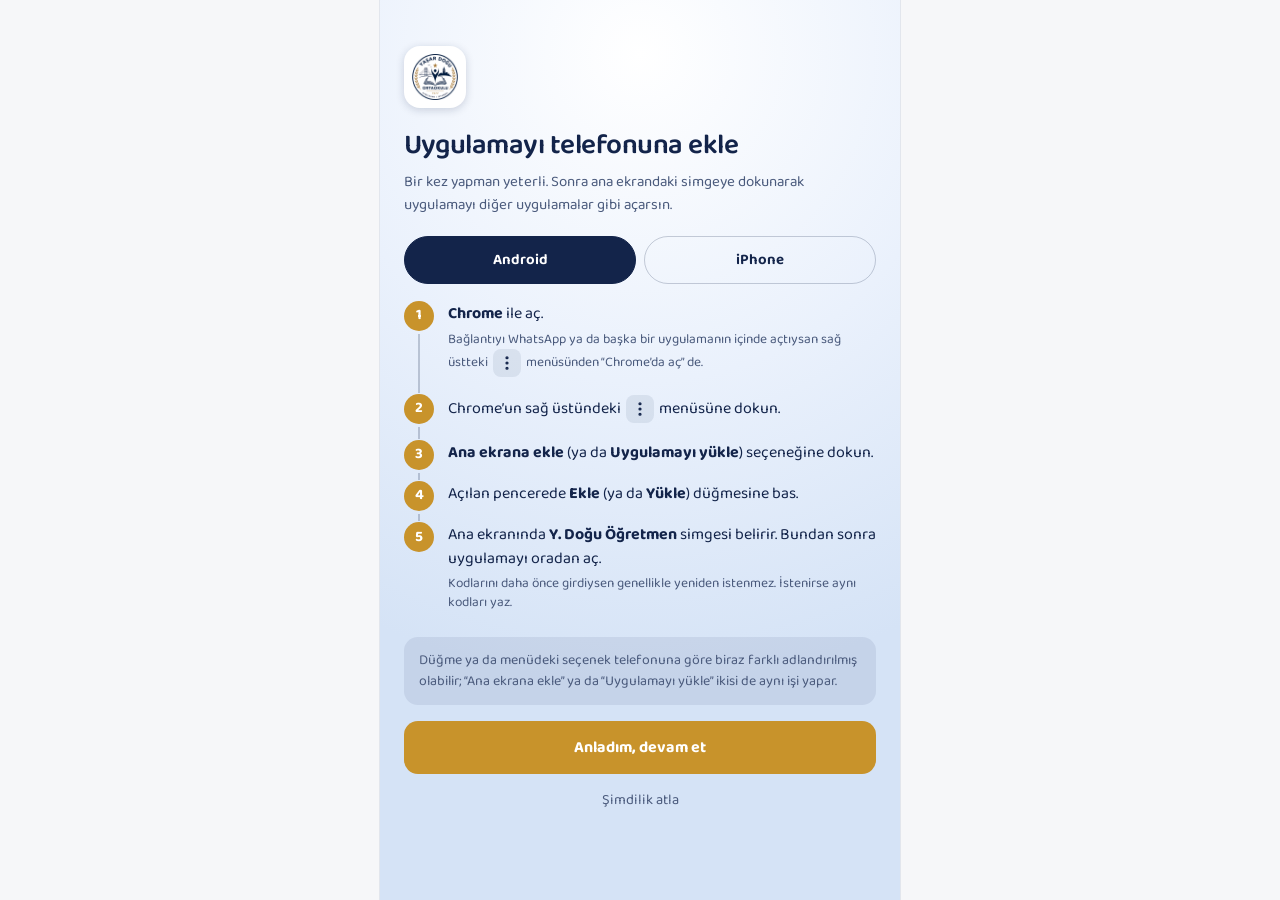
<file: index.html>
<!doctype html>
<html lang="tr"><head>
<meta charset="utf-8">
<meta name="viewport" content="width=device-width,initial-scale=1,viewport-fit=cover">
<meta name="theme-color" content="#13244A">
<meta name="apple-mobile-web-app-capable" content="yes">
<meta name="mobile-web-app-capable" content="yes">
<meta name="apple-mobile-web-app-status-bar-style" content="black-translucent">
<meta name="apple-mobile-web-app-title" content="Y. Doğu Öğretmen">
<meta name="robots" content="noindex,nofollow">
<title>Yaşar Doğu Öğretmen</title>
<link rel="manifest" href="manifest.webmanifest">
<link rel="apple-touch-icon" href="ikon/apple-180.png?v=2">
<link rel="icon" href="ikon/ikon-192.png?v=2">
<link rel="stylesheet" href="app.css">
<style id="splcss">
#spl{position:fixed;inset:0;z-index:99999;display:flex;flex-direction:column;align-items:center;justify-content:center;gap:0;padding:24px;text-align:center;color:#13244A;background:radial-gradient(120% 80% at 50% 18%,#FFFFFF 0,#EAF1FC 52%,#D5E3F6 100%);font-family:system-ui,-apple-system,"Segoe UI",Roboto,sans-serif;transition:opacity .45s ease,visibility .45s}
#spl.bit{opacity:0;visibility:hidden;pointer-events:none}
#spl .l3{position:relative;width:168px;height:168px;margin:0 auto 6px;animation:splN 2.8s ease-in-out infinite}
#spl .l3:before{content:"";position:absolute;left:6%;right:-4%;bottom:-14px;height:22px;border-radius:50%;background:radial-gradient(ellipse at center,rgba(11,31,63,.55) 0%,rgba(11,31,63,.28) 45%,rgba(11,31,63,0) 72%);filter:blur(3px)}
#spl .l3:after{content:"";position:absolute;inset:2px;border-radius:50%;pointer-events:none;z-index:2;background:radial-gradient(circle at 30% 22%,rgba(255,255,255,.20) 0%,rgba(255,255,255,0) 40%);box-shadow:inset 1.5px 2px 2px rgba(255,255,255,.7),inset -2px -3px 4px rgba(11,31,63,.30)}
#spl .l3 img{position:relative;z-index:1;width:100%;height:100%;object-fit:contain;display:block;filter:drop-shadow(1px 2px 1px rgba(11,31,63,.55)) drop-shadow(4px 8px 7px rgba(11,31,63,.38)) drop-shadow(10px 18px 16px rgba(11,31,63,.22))}
#spl h1{margin:36px 0 0;font-size:24px;font-weight:650;letter-spacing:-.3px;color:#13244A}
#spl p{margin:8px 0 0;font-size:16px;color:#4A5A7C;min-height:22px}
#spl small{margin-top:26px;font-size:12.5px;letter-spacing:.3px;color:#7C8AA6}
#spl .dt{display:flex;gap:7px;margin-top:26px}
#spl .dt i{width:7px;height:7px;border-radius:50%;background:#C8932B;opacity:.25;animation:splB 1.1s ease-in-out infinite}
#spl .dt i:nth-child(2){animation-delay:.18s}#spl .dt i:nth-child(3){animation-delay:.36s}
@keyframes splB{0%,100%{opacity:.25;transform:scale(.8)}40%{opacity:1;transform:scale(1.18)}}
@keyframes splN{0%,100%{transform:scale(1)}50%{transform:scale(1.03)}}
@media(prefers-color-scheme:dark){#spl{color:#fff;background:radial-gradient(120% 80% at 50% 25%,#1E3563 0,#13244A 55%,#0B1429 100%)}#spl h1{color:#fff}#spl p{color:#C9D3EA}#spl small{color:#8E9CBA}}
@media(prefers-reduced-motion:reduce){#spl .l3,#spl .dt i{animation:none}#spl .dt i{opacity:.7}}
</style>

</head><body>
<div id="spl" role="status" aria-live="polite" aria-label="Yükleniyor"><div class="l3"><img src="ikon/logo.png" alt="" width="168" height="168"></div><h1>Yaşar Doğu Öğretmen</h1><p id="splh">Hoş geldin</p><div class="dt" aria-hidden="true"><i></i><i></i><i></i></div></div>
<script src="acilis.js"></script>
<div class="phone" id="ph">
<div class="mini" id="mini"><b id="mb"></b><span id="ms"></span></div>
<div class="lock" id="lock"></div>
<div class="lock kap" id="kap"></div>
<div class="scr" id="scr"><div class="top" id="top"></div><div id="t0"></div><div id="t1" hidden></div><div id="t2" hidden></div><div id="t3" hidden></div><div id="t4" hidden></div></div>
<div class="shd" id="shd"></div><div class="sh" id="ns"></div><div class="sh" id="sh"></div>
<div class="cov" id="cov"></div><aside class="cek" id="cek" aria-label="Menü ve profil"></aside><div class="dtd" id="dtd"></div><div class="dt" id="dt" role="dialog" aria-modal="true" aria-label="Ayrıntı"></div>
<nav><button type="button" data-t="0" class="on"><svg viewBox="0 0 24 24"><circle cx="12" cy="12" r="8.5"/><path d="M12 7.5V12l3 2"/></svg>Bugün</button><button type="button" data-t="1"><svg viewBox="0 0 24 24"><circle cx="12" cy="8" r="3.8"/><path d="M4.5 20c1-3.8 3.9-5.6 7.5-5.6s6.5 1.8 7.5 5.6"/></svg>Programım</button><button type="button" data-t="2" id="nvw" style="display:none"><svg viewBox="0 0 24 24"><rect x="3.5" y="5" width="17" height="15.5" rx="3"/><path d="M8 3v4M16 3v4M3.5 10h17"/></svg>Takvim</button><button type="button" data-t="3" id="nvp" style="display:none"><svg viewBox="0 0 24 24"><path d="M5 4h11v16H7a2 2 0 0 1-2-2z"/><path d="M16 8h3v10a2 2 0 0 1-2 2M8.5 8.5h4M8.5 12h4"/></svg>Pano</button></nav>
</div>
<noscript><p style="padding:24px;font:16px system-ui">Bu uygulama JavaScript gerektirir.</p></noscript>
<script src="config.js"></script>
<script src="kilavuz.js"></script>
<script src="app.js"></script>
<script src="erisim.js"></script>
</body></html>
</file>
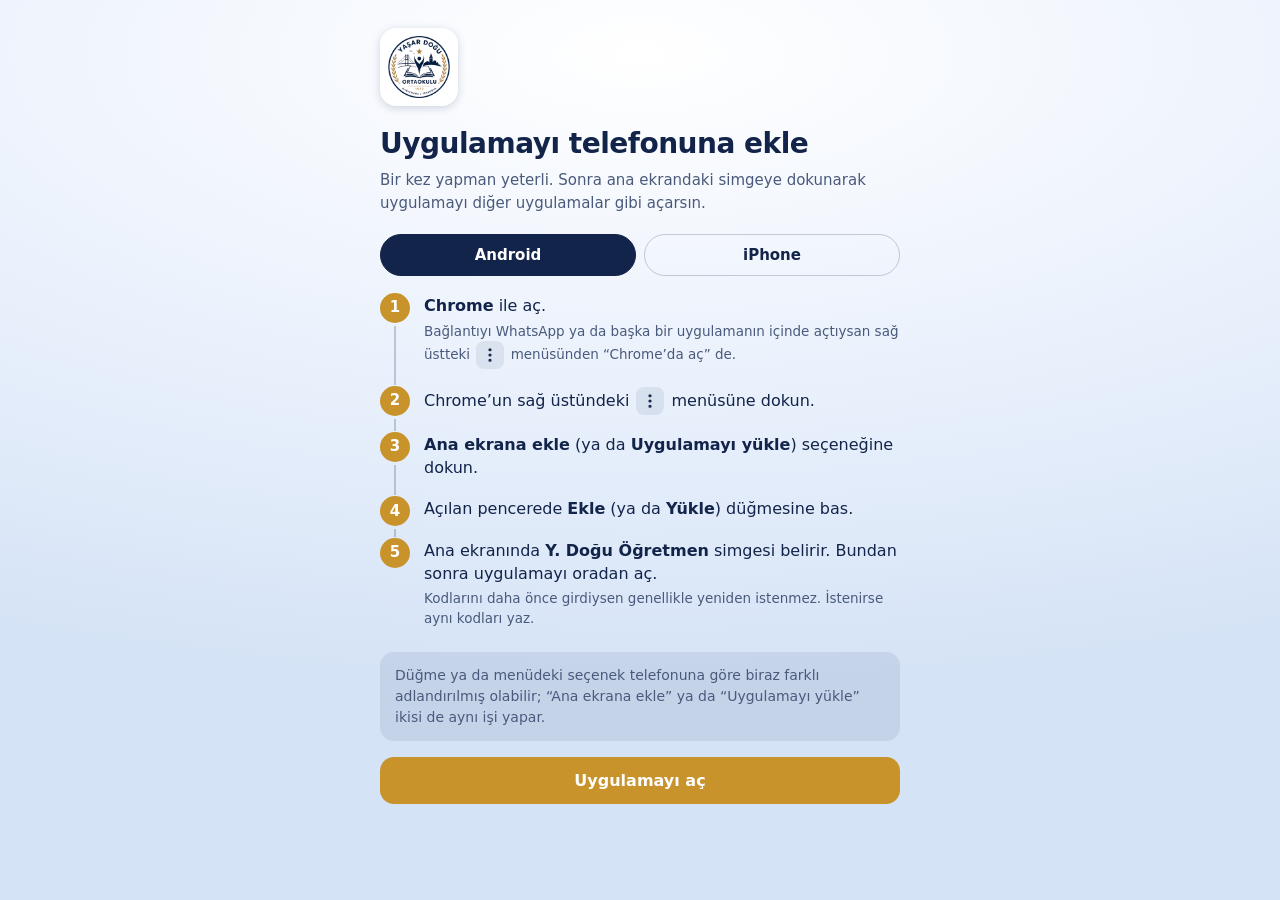
<file: kilavuz.html>
<!doctype html>
<html lang="tr"><head>
<meta charset="utf-8">
<meta name="viewport" content="width=device-width,initial-scale=1,viewport-fit=cover">
<meta name="theme-color" content="#13244A">
<meta name="robots" content="noindex,nofollow">
<title>Yaşar Doğu Öğretmen · Ana ekrana ekleme kılavuzu</title>
<link rel="icon" href="ikon/ikon-192.png?v=2">
<style>
html,body{margin:0;min-height:100%}
body{background:radial-gradient(120% 70% at 50% 6%,#FFFFFF 0,#EAF1FC 52%,#D5E3F6 100%) fixed;color:#13244A;font-family:system-ui,-apple-system,"Segoe UI",Roboto,sans-serif;padding:max(28px,env(safe-area-inset-top)) 22px max(28px,env(safe-area-inset-bottom));-webkit-text-size-adjust:100%}
@media(prefers-color-scheme:dark){body{background:radial-gradient(120% 70% at 50% 6%,#1E3563 0,#14264E 55%,#0B1429 100%) fixed;color:#fff}}
</style>
</head><body>
<div id="k"></div>
<noscript><p>Bu kılavuz JavaScript gerektirir.</p></noscript>
<script src="kilavuz.js"></script>
<script>
OGR_KLV.ciz(document.getElementById('k'), { birincil: 'Uygulamayı aç', bitti: function () { location.href = './'; } });
</script>
</body></html>
</file>
<file: app.css>
@font-face{font-family:'Baloo 2';font-style:normal;font-weight:400 800;font-display:swap;src:url(fonts/baloo-latin-ext.woff2) format('woff2');unicode-range:U+0100-02BA,U+02BD-02C5,U+02C7-02CC,U+02CE-02D7,U+02DD-02FF,U+0304,U+0308,U+0329,U+1D00-1DBF,U+1E00-1E9F,U+1EF2-1EFF,U+2020,U+20A0-20AB,U+20AD-20C0,U+2113,U+2C60-2C7F,U+A720-A7FF}
@font-face{font-family:'Baloo 2';font-style:normal;font-weight:400 800;font-display:swap;src:url(fonts/baloo-latin.woff2) format('woff2');unicode-range:U+0000-00FF,U+0131,U+0152-0153,U+02BB-02BC,U+02C6,U+02DA,U+02DC,U+0304,U+0308,U+0329,U+2000-206F,U+20AC,U+2122,U+2191,U+2193,U+2212,U+2215,U+FEFF,U+FFFD}






:root{--ink:#13244A;--ink2:#1E3563;--paper:#F6F7F9;--surf:#FFFFFF;--tx:#121C33;--mut:#66728A;--line:#E2E6ED;--gold:#C8932B;--goldsoft:#F6EBCB;--teal:#2F8579;--onink:#FFFFFF;--fs:1}
@media(prefers-color-scheme:dark){:root:not([data-th=light]){--paper:#0B1429;--surf:#111C38;--tx:#E8EDF8;--mut:#8E9CBA;--line:#22305A;--goldsoft:#3A3014;--ink:#14264E}}
:root[data-th=dark]{--paper:#0B1429;--surf:#111C38;--tx:#E8EDF8;--mut:#8E9CBA;--line:#22305A;--goldsoft:#3A3014;--ink:#14264E}
:root[data-ac=mavi]{--gold:#3D8FE0;--goldsoft:#DCEBFB}:root[data-ac=yesil]{--gold:#2E9E73;--goldsoft:#D6F0E4}:root[data-ac=mor]{--gold:#7F62E0;--goldsoft:#E6DFFB}:root[data-ac=kirmizi]{--gold:#D8584A;--goldsoft:#FADEDA}
/* Gece modu + vurgu rengi: açık pastel zemin yazıyı siliyordu (bugün kutusu, seçili kazanım). Koyu zemin değerleri */
@media(prefers-color-scheme:dark){:root:not([data-th=light])[data-ac=mavi]{--goldsoft:#17324F}:root:not([data-th=light])[data-ac=yesil]{--goldsoft:#143A2D}:root:not([data-th=light])[data-ac=mor]{--goldsoft:#2B2552}:root:not([data-th=light])[data-ac=kirmizi]{--goldsoft:#432322}:root:not([data-th=light])[data-ac=mavi] .ey{color:#7DBBF5}:root:not([data-th=light])[data-ac=yesil] .ey{color:#55CFA2}:root:not([data-th=light])[data-ac=mor] .ey{color:#B5A3FF}:root:not([data-th=light])[data-ac=kirmizi] .ey{color:#F59A8E}}
:root[data-th=dark][data-ac=mavi]{--goldsoft:#17324F}:root[data-th=dark][data-ac=yesil]{--goldsoft:#143A2D}:root[data-th=dark][data-ac=mor]{--goldsoft:#2B2552}:root[data-th=dark][data-ac=kirmizi]{--goldsoft:#432322}:root[data-th=dark][data-ac=mavi] .ey{color:#7DBBF5}:root[data-th=dark][data-ac=yesil] .ey{color:#55CFA2}:root[data-th=dark][data-ac=mor] .ey{color:#B5A3FF}:root[data-th=dark][data-ac=kirmizi] .ey{color:#F59A8E}
*{box-sizing:border-box;margin:0;-webkit-tap-highlight-color:transparent}
.scr{height:100%;overflow-y:auto;padding-bottom:96px;scroll-behavior:smooth}
.d{font-family:'Baloo 2','Baloo 2',sans-serif}
.top{background:var(--ink);color:var(--onink);padding:14px 20px 26px;border-radius:0 0 28px 28px;position:relative}
.bar{display:flex;align-items:center;gap:10px}.who0{border:0;background:none;color:inherit;font:inherit;display:flex;align-items:center;gap:10px;padding:0;text-align:left;cursor:pointer;min-width:0;flex:1 1 auto}.who0 .nm{min-width:0}.who0 .nm b,.who0 .nm span{overflow:hidden;text-overflow:ellipsis;white-space:nowrap;display:block}.dtx .hf{display:block;font-style:normal;font-size:10.5px;opacity:.75;margin-top:1px}.bar .lg{flex:none;width:30px;height:30px;border-radius:50%;background:#fff;display:grid;place-items:center}.bar .lg img{width:26px;height:26px;object-fit:contain}
.bar b{font-size:14px;font-weight:600;letter-spacing:.1px}.bar span{display:block;font-size:11.5px;opacity:.7}.bar .r{margin-left:auto;display:flex;gap:6px;align-items:center}
.ib{border:0;background:rgba(255,255,255,.12);width:36px;height:36px;border-radius:50%;display:grid;place-items:center;cursor:pointer}.ib svg{width:19px;height:19px;stroke:#fff;fill:none;stroke-width:1.8;stroke-linecap:round}
.dtx{font-size:12.5px;opacity:.8;text-align:right;line-height:1.25}.dtx b{display:block;font-size:15px;font-weight:600;opacity:1}
.ey{margin-top:24px;font-size:15px;font-weight:600;color:var(--gold)}.ey.br{color:#79D1C3}
.big{font-size:84px;line-height:.95;font-weight:600;letter-spacing:-2.5px;font-variant-numeric:tabular-nums;margin-top:4px}.big small{font-size:28px;letter-spacing:0;font-weight:500;opacity:.8;margin-left:6px}
.cap{font-size:15px;opacity:.82;margin-top:8px}
.rule{position:relative;height:52px;margin-top:22px}
.rule i{position:absolute;top:8px;height:14px;border-radius:4px;background:rgba(255,255,255,.22)}.rule i.p{background:rgba(255,255,255,.78)}.rule i.n{background:var(--gold)}.rule i.m:not(.p):not(.n){background:rgba(255,255,255,.22);box-shadow:inset 0 0 0 1.5px var(--gold)}
.rule s{position:absolute;top:30px;font-size:10.5px;text-decoration:none;opacity:.6;transform:translateX(-50%);font-variant-numeric:tabular-nums}.rule u{position:absolute;top:24px;width:1px;height:5px;background:rgba(255,255,255,.35)}
.rule em{position:absolute;top:0;width:2px;height:30px;background:#fff;border-radius:2px;transform:translateX(-1px)}.rule em:after{content:attr(data-t);position:absolute;top:-17px;left:50%;transform:translateX(-50%);font-style:normal;font-size:11px;font-weight:700;background:#fff;color:var(--ink);padding:1px 6px;border-radius:6px;white-space:nowrap}
.nx{margin-top:4px;font-size:14px;opacity:.85}
.hero2 .t{font-size:30px;line-height:1.12;font-weight:600;letter-spacing:-.6px;margin-top:8px}
.sec{padding:0 20px;margin-top:30px}.sec h2{font-family:'Baloo 2';font-size:19px;font-weight:600;letter-spacing:-.2px;display:flex;align-items:baseline;gap:8px}.sec h2 span{font-family:'Baloo 2';font-size:13px;font-weight:500;color:var(--mut);margin-left:auto}
.pano{display:flex;overflow-x:auto;scroll-snap-type:x mandatory;gap:0;margin:12px -20px 0;padding:0 20px;scrollbar-width:none}.pano::-webkit-scrollbar{display:none}
.ps{flex:0 0 100%;scroll-snap-align:start;border-left:3px solid var(--c,var(--gold));padding:2px 0 2px 16px;min-height:104px;margin-right:0}.ps p{font-size:12.5px;color:var(--mut);font-weight:600}.ps div{font-family:'Baloo 2';font-size:23px;line-height:1.2;font-weight:560;letter-spacing:-.3px;margin-top:6px}.ps span{display:block;font-size:14px;color:var(--mut);margin-top:8px;line-height:1.4}
.seg{display:flex;gap:5px;margin-top:12px}.seg i{height:3px;flex:1;border-radius:3px;background:var(--line)}.seg i.on{background:var(--gold)}
.rows{margin-top:6px}.rw{display:flex;gap:12px;align-items:baseline;padding:14px 0;border-bottom:1px solid var(--line)}.rw:last-child{border:0}.rw .a{flex:1;min-width:0}.rw b{font-size:16px;font-weight:650;display:block}.rw span.s{font-size:14px;color:var(--mut);line-height:1.4;display:block;margin-top:2px}.rw .z{font-size:13px;color:var(--mut);white-space:nowrap}.rw .z.g{color:var(--goldt);font-weight:700}
.dot{display:inline-block;width:7px;height:7px;border-radius:50%;background:var(--gold);margin-left:7px;vertical-align:1px}
.flow{position:relative;margin-top:10px;padding-left:58px}.rail{position:absolute;left:46px;top:6px;bottom:6px;width:2px;background:var(--line);border-radius:2px}.rail i{position:absolute;left:0;top:0;width:100%;background:var(--gold);border-radius:2px}
.cur{position:absolute;left:40px;width:14px;height:14px;margin-top:-7px;border-radius:50%;background:var(--gold);box-shadow:0 0 0 4px var(--paper);z-index:2}
.fr{position:relative;padding:10px 12px 10px 0;display:flex;align-items:baseline;gap:10px}.fr .tm{position:absolute;left:-58px;width:34px;text-align:right;font-size:12.5px;color:var(--mut);font-variant-numeric:tabular-nums;top:12px}
.fr.l{min-height:50px}.fr.l b{font-family:'Baloo 2';font-size:17px;font-weight:600}.fr .c2{margin-left:auto;font-size:14px;color:var(--mut)}
.fr.k{padding:2px 0 2px 0;min-height:24px}.fr.k b{font-size:12.5px;font-weight:500;color:var(--mut)}.fr.k .tm{top:4px;opacity:.7}
.fr.past{opacity:.5}.fr.now{background:var(--goldsoft);border-radius:12px;margin-left:-8px;padding-left:8px}.fr.now .tm{left:-50px}.fr.now b{color:var(--tx)}.fr.my .c2{color:var(--tx);font-weight:700}.fr.dim b{color:var(--mut);font-weight:500}.fr .nb{font-size:13px;font-weight:700;color:var(--goldt)}
.wk{display:flex;justify-content:space-between;margin-top:18px}.wk div{width:19%;text-align:center;padding:8px 0 10px;border-radius:14px;font-size:12.5px;color:rgba(255,255,255,.7);position:relative}.wk div b{display:block;font-family:'Baloo 2';font-size:21px;color:#fff;margin-top:3px;font-weight:600}.wk div.on{background:rgba(255,255,255,.14)}.wk div.h:after{content:"";position:absolute;bottom:3px;left:50%;margin-left:-2.5px;width:5px;height:5px;border-radius:50%;background:var(--gold)}
.tabs{display:flex;gap:22px;margin-top:22px;font-size:15px}.tabs button{border:0;background:none;color:rgba(255,255,255,.62);font:inherit;font-weight:600;padding:0 0 8px;cursor:pointer;border-bottom:2.5px solid transparent}.tabs button.on{color:#fff;border-color:var(--gold)}.tabs button{position:relative}.tabs button::after{content:"";position:absolute;left:-10px;right:-10px;top:-10px;bottom:-4px}/* 0.7.5: görünmez dokunma alanı (Ay düğmesi 17 px idi) */
.rot{margin-top:14px;border-left:3px solid var(--gold);padding:2px 0 2px 16px}.rot p{font-size:13px;color:var(--mut);font-weight:600}.rot .cp{display:flex;align-items:center;gap:12px;margin-top:8px;flex-wrap:wrap}.rot .cp div{font-family:'Baloo 2';font-size:21px;font-weight:600;letter-spacing:-.3px;line-height:1.15}.rot .cp div small{display:block;font-family:'Baloo 2';font-size:13px;color:var(--mut);font-weight:500;letter-spacing:0;margin-top:2px}.rot .cp div.o{color:var(--mut);}.rot .cp svg{width:22px;height:22px;stroke:var(--gold);fill:none;stroke-width:2;stroke-linecap:round;stroke-linejoin:round}
.lk{border:0;background:none;color:var(--goldt);font:inherit;font-weight:700;font-size:14px;padding:6px 0 0;cursor:pointer}
.empty{padding:44px 20px 0;color:var(--mut);font-size:15px;line-height:1.5}.empty b{display:block;color:var(--tx);font-family:'Baloo 2';font-size:20px;font-weight:600;margin-bottom:6px}
nav{position:absolute;left:0;right:0;bottom:0;display:flex;background:color-mix(in srgb,var(--paper) 90%,transparent);backdrop-filter:blur(14px);-webkit-backdrop-filter:blur(14px);border-top:1px solid var(--line);padding:6px 16px 20px}
nav button{flex:1;border:0;background:none;font:inherit;display:flex;flex-direction:column;align-items:center;gap:3px;color:var(--mut);font-size:12px;font-weight:600;padding:8px 0 4px;cursor:pointer;position:relative}nav button svg{width:24px;height:24px;stroke:currentColor;fill:none;stroke-width:1.7;stroke-linecap:round;stroke-linejoin:round}nav button.on{color:var(--tx)}nav button.on:before{content:"";position:absolute;top:-7px;width:26px;height:3px;border-radius:3px;background:var(--gold)}
.mini{position:absolute;left:0;right:0;top:0;z-index:15;background:var(--ink);color:#fff;padding:10px 20px;display:flex;align-items:baseline;gap:10px;transform:translateY(-110%);transition:transform .25s}.mini.on{transform:none}.mini b{font-family:'Baloo 2';font-size:22px;font-weight:600;font-variant-numeric:tabular-nums}.mini span{font-size:13px;opacity:.8}
.shd{position:absolute;inset:0;background:rgba(8,16,34,.5);opacity:0;pointer-events:none;transition:.25s;z-index:20}.shd.on{opacity:1;pointer-events:auto}
.sh{position:absolute;left:0;right:0;bottom:0;background:var(--surf);border-radius:26px 26px 0 0;padding:10px 20px 28px;transform:translateY(105%);transition:.3s cubic-bezier(.2,.8,.2,1);z-index:21;max-height:90%;overflow:auto}.sh.on{transform:none}
.sh:before{content:"";display:block;width:40px;height:4px;border-radius:4px;background:var(--line);margin:0 auto 14px}.sh h3{font-family:'Baloo 2';font-size:21px;margin-bottom:4px}.sh h4{font-size:13px;color:var(--mut);margin:18px 0 8px;font-weight:600}
.opts{display:flex;gap:8px}.opts button{flex:1;border:1.5px solid var(--line);background:none;color:var(--tx);font:inherit;font-size:14px;font-weight:650;padding:11px 0;border-radius:12px;cursor:pointer}.opts button.on{border-color:var(--gold);background:var(--goldsoft)}
.sw2{display:flex;gap:14px}.sw2 button{width:34px;height:34px;border-radius:50%;border:3px solid var(--surf);box-shadow:0 0 0 1.5px var(--line);cursor:pointer}.sw2 button.on{box-shadow:0 0 0 2.5px var(--tx)}
.tg{display:flex;align-items:center;justify-content:space-between;padding:10px 0;font-size:15px;border-bottom:1px solid var(--line)}.tg:last-of-type{border:0}.tg i{width:44px;height:26px;border-radius:13px;background:var(--line);position:relative;transition:.2s;flex:none}.tg i:after{content:"";position:absolute;top:3px;left:3px;width:20px;height:20px;border-radius:50%;background:#fff;transition:.2s;box-shadow:0 1px 3px rgba(0,0,0,.25)}.tg.on i{background:var(--teal)}.tg.on i:after{left:21px}
.fin{width:100%;margin-top:16px;border:0;background:var(--ink);color:#fff;font:inherit;font-weight:700;font-size:16px;padding:14px;border-radius:14px;cursor:pointer}
.who{display:flex;align-items:center;gap:10px;margin-top:22px}.who .av{width:40px;height:40px;border-radius:50%;background:var(--gold);color:#fff;display:grid;place-items:center;font-weight:700;font-family:'Baloo 2'}.who b{display:block;font-size:16px}.who span{font-size:13px;opacity:.75}.who button{margin-left:auto;border:1px solid rgba(255,255,255,.35);background:none;color:#fff;border-radius:99px;font:inherit;font-size:13px;padding:5px 12px;cursor:pointer}
.chips{display:flex;gap:8px;margin-top:18px}.chips button{border:1.5px solid rgba(255,255,255,.3);background:none;color:rgba(255,255,255,.85);font:inherit;font-size:13.5px;font-weight:600;padding:6px 14px;border-radius:99px;cursor:pointer}.chips button.on{background:#fff;color:var(--ink);border-color:#fff}
.lg2{display:grid;grid-template-columns:1fr 1fr;gap:10px;margin-top:12px}.lg2 a{display:block;text-decoration:none;color:var(--tx);border:1.5px solid var(--line);border-radius:14px;padding:12px 14px;background:var(--surf)}.lg2 a b{font-family:'Baloo 2';font-size:17px;font-weight:600;display:block}.lg2 a span{font-size:12.5px;color:var(--mut)}
.nw{display:block;text-decoration:none;color:inherit;padding:16px 0;border-bottom:1px solid var(--line)}.nw:last-child{border:0}.nw p{font-size:12.5px;font-weight:700;color:var(--goldt)}.nw p.e{color:var(--teal)}.nw div{font-family:'Baloo 2';font-size:20px;line-height:1.2;font-weight:600;letter-spacing:-.3px;margin-top:5px}.nw span.s{display:block;font-size:14.5px;color:var(--mut);line-height:1.4;margin-top:6px}
.nw footer{display:flex;align-items:center;gap:8px;margin-top:10px;font-size:12.5px;color:var(--mut)}.nw footer svg{width:14px;height:14px;stroke:currentColor;fill:none;stroke-width:2;stroke-linecap:round;stroke-linejoin:round;margin-left:auto}.nw footer em{font-style:normal;color:var(--tx);font-weight:650}
.tz{font-family:'Baloo 2';font-size:32px;font-weight:600;letter-spacing:-.8px;margin-top:22px}.tzs{font-size:15px;opacity:.8;margin-top:4px}
@media(prefers-reduced-motion:reduce){*{transition:none!important;scroll-behavior:auto!important}}
:focus-visible{outline:2px solid var(--gold);outline-offset:2px}

.ptabs{display:flex;gap:4px;margin-top:18px;background:rgba(255,255,255,.1);border-radius:12px;padding:3px}
.ptabs button{flex:1;border:0;background:none;color:rgba(255,255,255,.7);font:inherit;font-size:13.5px;font-weight:600;padding:8px 0;border-radius:9px;cursor:pointer}
.ptabs button.on{background:#fff;color:var(--ink)}
.stamp{display:flex;align-items:center;gap:8px;font-size:12.5px;color:var(--mut);margin-top:14px}.stamp i{width:7px;height:7px;border-radius:50%;background:var(--teal)}
.tt{display:grid;grid-template-columns:34px repeat(5,minmax(0,1fr));gap:4px;margin-top:12px}
.tt>div{min-width:0;min-height:42px;border-radius:9px;display:flex;flex-direction:column;align-items:center;justify-content:center;font-size:13px;font-weight:650;color:var(--tx);background:var(--surf);border:1px solid var(--line);position:relative}
.tt>.hd{background:none;border:0;min-height:30px;font-size:12px;color:var(--mut);font-weight:600}.tt>.hd.on{color:var(--tx)}.tt>.hd.on b{color:var(--gold)}
.tt>.hd b{font-family:'Baloo 2';font-size:15px;color:var(--tx)}
.tt>.no{background:none;border:0;font-size:12px;color:var(--mut);font-weight:600}
.tt>.em{background:none;border:1px dashed var(--line);color:var(--mut);font-weight:500}
.tt>.cv{border-color:var(--teal);color:var(--teal)}.tt>.cv small,.tt>.nw2 small{font-size:9.5px;font-weight:600;margin-top:1px}
.tt>div>small.ds{display:block;max-width:100%;padding:0 2px;box-sizing:border-box;font-size:9.5px;line-height:1.15;font-weight:500;margin-top:1px;color:inherit;opacity:.62;overflow:hidden;text-overflow:ellipsis;white-space:nowrap}
.tt>.nw2{border-color:var(--gold);background:var(--goldsoft);color:#6b4a0c}
.tt>.td{background:#FBF6E8}
.tt>.nowc{background:var(--ink);color:#fff;border-color:var(--ink)}
.lgd{display:flex;gap:14px;flex-wrap:wrap;margin-top:12px;font-size:12px;color:var(--mut)}.lgd span{display:flex;align-items:center;gap:6px}.lgd i{width:10px;height:10px;border-radius:3px;display:inline-block}
.stat{display:flex;gap:10px;margin-top:14px}.stat div{flex:1;background:var(--surf);border:1px solid var(--line);border-radius:14px;padding:12px 14px}.stat b{display:block;font-family:'Baloo 2';font-size:24px;font-weight:600}.stat span{font-size:12.5px;color:var(--mut)}
.lock{position:absolute;inset:0;z-index:40;background:var(--ink);color:#fff;display:none;flex-direction:column;padding:70px 28px 30px}.lock.on{display:flex}
.lock img{width:62px;height:62px;border-radius:16px;background:#fff;padding:8px;object-fit:contain}
.lock h1{font-family:'Baloo 2';font-size:30px;font-weight:600;margin-top:26px;letter-spacing:-.6px;line-height:1.1}
.lock p{color:rgba(255,255,255,.7);font-size:15px;line-height:1.5;margin-top:10px}
.cod{display:flex;gap:8px;margin-top:30px}.cod i{flex:1;height:54px;border-radius:12px;border:1.5px solid rgba(255,255,255,.28);display:flex;align-items:center;justify-content:center;font-family:'Baloo 2';font-size:24px;font-weight:600;font-style:normal}.cod i.f{border-color:var(--gold)}
.kp{display:grid;grid-template-columns:repeat(3,1fr);gap:8px;margin-top:auto}.kp button{height:50px;border-radius:13px;border:0;background:rgba(255,255,255,.1);color:#fff;font:600 20px 'Baloo 2';cursor:pointer}
.lock .er{color:#ffb4a8;font-size:13.5px;margin-top:12px;min-height:18px}
.fin2{display:block;width:100%;border:0;background:none;color:#B3392C;font:inherit;font-weight:600;padding:12px 0 0;text-align:left;cursor:pointer}
.kv{display:flex;justify-content:space-between;padding:10px 0;border-bottom:1px solid var(--line);font-size:14.5px}.kv span{color:var(--mut)}

textarea#nt{width:100%;min-height:96px;border:1px solid var(--line);border-radius:14px;padding:12px 14px;font:inherit;font-size:15.5px;color:var(--tx);background:var(--paper);resize:none;margin-top:12px}
.dtr{display:flex;gap:8px}.dtr input{flex:1;min-width:0;border:1px solid var(--line);border-radius:12px;padding:11px 12px;font:inherit;font-size:15px;color:var(--tx);background:var(--paper)}
.fin3{display:block;width:100%;margin-top:10px;border:1.5px solid var(--ink);background:none;color:var(--ink);font:inherit;font-weight:650;padding:13px 0;border-radius:14px;cursor:pointer}
.tt>.hn::after{content:"";position:absolute;top:5px;right:5px;width:6px;height:6px;border-radius:50%;background:var(--gold)}
.tt>div[data-c]{cursor:pointer}
.nerr{color:#B3392C;font-size:13px;min-height:16px;margin-top:6px}
.addn{display:block;width:100%;margin-top:14px;border:1.5px dashed var(--line);background:none;color:var(--tx);font:inherit;font-weight:650;padding:13px 0;border-radius:14px;cursor:pointer}
.ptabs button{font-size:13px}

.top{background-image:radial-gradient(110% 70% at 100% 0,rgba(200,147,43,.17),transparent 62%)}
.hr{display:flex;align-items:center;gap:20px;margin:20px 0 22px}
.ring{position:relative;width:170px;height:170px;flex:none}
.ring svg{width:100%;height:100%;transform:rotate(-90deg)}
.ring .tr{fill:none;stroke:rgba(255,255,255,.12);stroke-width:9}
.ring .pg{fill:none;stroke:var(--gold);stroke-width:9;stroke-linecap:round}
.ring.br .pg{stroke:#5CC4B5}
.rc{position:absolute;inset:0;display:flex;flex-direction:column;align-items:center;justify-content:center}
.rc b{font-size:40px;font-weight:600;letter-spacing:-1.2px;color:#fff;font-variant-numeric:tabular-nums;line-height:1}
.rc span{font-size:12px;color:rgba(255,255,255,.6);margin-top:6px}
.hs{min-width:0}.hs .ey{margin:0;font-size:15px}.hs .cap{font-size:14.5px;margin-top:6px}.hs .nx{margin-top:14px;font-size:14px}
@media (prefers-reduced-motion:reduce){*{transition:none!important;animation:none!important}}

.pano{margin:12px 0 0;padding:0;scroll-padding-left:0}
.ps{border-left-width:3px}
#t1>.stamp,#t1>.tt,#t1>.lgd,#t1>.stat,#t1>.addn,#t1>.nerr,#t1>.lk{margin-left:20px;margin-right:20px}
#t1>.addn{width:auto}
nav{z-index:30}.scr{isolation:isolate}
#t1>.tt{margin-top:12px}
@keyframes sL{from{transform:translateX(26px);opacity:.2}to{transform:none;opacity:1}}
@keyframes sR{from{transform:translateX(-26px);opacity:.2}to{transform:none;opacity:1}}
.sL>div:not(.top):not(.lock){animation:sL .2s ease-out}.sR>div:not(.top):not(.lock){animation:sR .2s ease-out}

.skyc{position:relative;height:226px;border-radius:20px;overflow:hidden;margin:16px 0 4px}
/* Gökyüzü */
.skyc .sk{position:absolute;inset:0;overflow:hidden;color:#fff;}
.skyc .sk-bg{position:absolute;inset:0;}
.skyc .sk-stars{position:absolute;inset:0;}
.skyc .sk-stars i{position:absolute;border-radius:50%;background:#fff;opacity:var(--o);}
.skyc .sk-clouds{position:absolute;inset:0;animation:skDrift 70s ease-in-out infinite alternate;}
.skyc .sk-clouds b{position:absolute;border-radius:50%;background:var(--cc,#fff);}
@keyframes skDrift{from{transform:translateX(-16px);}to{transform:translateX(16px);}}
.skyc .sk-arcsvg{position:absolute;inset:0;width:100%;height:100%;}
.skyc .sk-sun{position:absolute;width:0;height:0;}
.skyc .sk-sun span{position:absolute;left:-13px;top:-13px;width:26px;height:26px;border-radius:50%;background:var(--core,#ffd27a);}
.skyc .sk-sun b{position:absolute;left:0;top:0;border-radius:50%;transform:translate(-50%,-50%);animation:skPulse 6s ease-in-out infinite;animation-delay:var(--pd,0s);}
.skyc .sk-sun .g1{width:60px;height:60px;background:var(--g1);}
.skyc .sk-sun .g2{width:94px;height:94px;background:var(--g2);}
@keyframes skPulse{0%,100%{transform:translate(-50%,-50%) scale(1);}50%{transform:translate(-50%,-50%) scale(1.08);}}
.skyc .sk-moon{position:absolute;width:40px;height:40px;transform:translate(-50%,-50%);}
.skyc .sk-tag{position:absolute;left:44px;top:14px;font-size:11px;letter-spacing:1.4px;font-weight:700;opacity:.88;text-transform:uppercase;text-shadow:0 1px 6px rgba(0,0,0,.3);}
.skyc .sk-txt{position:absolute;left:44px;top:40px;max-width:calc(26% - 10px);min-width:230px;text-shadow:0 1px 10px rgba(0,0,0,.3);}
.skyc .sk-g{font-size:34px;font-weight:700;line-height:1.1;}
.skyc .sk-s{font-size:14px;font-weight:500;line-height:1.4;margin-top:6px;opacity:.96;white-space:pre-line;}
.skyc .sk-clk{position:absolute;right:40px;top:26px;text-align:right;text-shadow:0 1px 12px rgba(0,0,0,.32);}
.skyc .sk-t{font-size:78px;font-weight:700;letter-spacing:1px;line-height:1;font-variant-numeric:tabular-nums;}
.skyc .sk-d{font-size:14px;letter-spacing:1.5px;font-weight:600;opacity:.94;margin-top:8px;text-transform:uppercase;}
.skyc .sk-inf{position:absolute;left:44px;bottom:10px;font-size:11.5px;font-weight:600;letter-spacing:.4px;opacity:.92;text-shadow:0 1px 6px rgba(0,0,0,.4);display:flex;align-items:center;gap:12px;}
.skyc .sk-inf span{display:inline-flex;align-items:center;gap:5px;}
.skyc .sk-inf svg{width:14px;height:14px;}


.skyc .sk-tag{left:38px;top:9px;font-size:9.5px;}
.skyc .sk-txt{left:0;right:0;top:0;bottom:0;max-width:none;min-width:0;pointer-events:none;}
.skyc .sk-g{position:absolute;left:38px;top:27px;font-size:21px;white-space:nowrap;} .skyc .sk-s{position:absolute;left:38px;right:38px;top:88px;margin:0;font-size:11px;line-height:1.3;}
.skyc .sk-clk{right:36px;top:22px;} .skyc .sk-t{font-size:44px;} .skyc .sk-d{font-size:10px;letter-spacing:1px;margin-top:5px;}
.skyc .sk-inf{left:38px;bottom:8px;font-size:10px;gap:8px;}
.skyc .sk-clouds{inset:auto 0 0 0;height:46%;animation-play-state:running}.skyc .sk-hz{stroke:rgba(255,255,255,.28)}.skyc .sk-inf{bottom:10px}.skyc .sk-g{font-size:24px}.skyc .sk-s{top:84px}
.skyc .sk-hz{stroke:rgba(255,255,255,.3)}

.note{margin:18px 20px 0;padding:14px 16px;border-radius:14px;background:var(--surf);border:1px solid var(--line);font-size:14.5px;line-height:1.45;color:var(--mut)}
.note b{color:var(--tx);display:block;font-size:15.5px;margin-bottom:2px}
.note.warn{background:var(--goldsoft);border-color:transparent;color:var(--tx)}
.dy{margin-top:10px;padding:14px 16px;border-radius:14px;background:var(--surf);border:1px solid var(--line)}
.dy.bugun{border-color:var(--gold);box-shadow:inset 3px 0 0 var(--gold)}
.dyu{display:flex;gap:8px;align-items:center;font-size:12.5px;margin-bottom:4px}
.dyu .tr{font-weight:700;color:var(--teal);text-transform:uppercase;letter-spacing:.4px;font-size:11.5px}
.dyu .zm{color:var(--mut);margin-left:auto}
.dy b{display:block;font-size:16px;font-weight:650}
.dy p{margin-top:4px;font-size:14.5px;line-height:1.45;color:var(--mut);white-space:pre-line;overflow-wrap:anywhere}
.dy .dl{display:flex;align-items:center;justify-content:space-between;gap:10px;margin-top:10px;padding:11px 14px;border-radius:12px;background:var(--ink);color:#fff;text-decoration:none;font-weight:650;font-size:14.5px}
.dy .dl small{font-weight:500;opacity:.75;font-size:12.5px;overflow:hidden;text-overflow:ellipsis;white-space:nowrap;min-width:0}
*{box-sizing:border-box;margin:0;padding:0}
html,body{height:100%}
body{font-family:'Baloo 2',system-ui,sans-serif;background:var(--paper);color:var(--tx);-webkit-text-size-adjust:100%;overscroll-behavior:none}
.phone{position:fixed;inset:0;margin:0 auto;max-width:520px;background:var(--paper);overflow:hidden}
@media(min-width:560px){.phone{box-shadow:0 0 0 1px var(--line)}}
button{font-family:inherit}
[hidden]{display:none!important}
.dy .dl{display:flex;align-items:baseline;gap:8px;margin-top:10px;color:var(--goldt);font-weight:700;font-size:14px;text-decoration:none}.dy .dl small{font-weight:500;color:var(--mut);font-size:12.5px}
.sky-wrap{margin:0}
.rule i.pa{background:rgba(255,255,255,.4)}
.top.dark0{background:var(--ink)}
.lock .geri{align-self:flex-start;border:0;background:none;color:rgba(255,255,255,.75);font:inherit;font-size:14px;margin-top:12px;cursor:pointer;padding:6px 0}
.lock.busy .cod{opacity:.5}
.lock p.sub{color:rgba(255,255,255,.7);font-size:15px;line-height:1.5;margin-top:10px}
.noscr{padding:20px}
.shd{z-index:34}.sh{z-index:35;padding-bottom:calc(28px + env(safe-area-inset-bottom))}
nav{padding-bottom:calc(20px + env(safe-area-inset-bottom))}
.stamp button{margin-left:auto;border:0;background:none;color:var(--goldt);font:inherit;font-weight:700;font-size:12.5px;padding:4px 0 4px 10px;cursor:pointer}
.rw.me b::after{content:" · sen";color:var(--goldt);font-weight:600;font-size:12px}
#t0>.stamp,#t2>.stamp,#t3>.stamp{margin-left:20px;margin-right:20px}
.stamp span{min-width:0;overflow:hidden;text-overflow:ellipsis;white-space:nowrap}

.hcar{margin:14px 0 0}
.hcar .sl{min-height:226px;display:flex;flex-direction:column;justify-content:center;position:relative}
.hcar .sl.one{min-height:0}
.hcar .sl>.hr,.hcar .sl>.hn{margin:0}
.hn{display:flex;align-items:center;gap:20px}
.hcar .sl>.skyc{margin:0;height:226px}
.hcar .sl.fx{animation:hfx .38s ease-out}
@keyframes hfx{from{opacity:0;transform:translateX(16px)}to{opacity:1;transform:none}}
.hsl{border-left:3px solid var(--c,var(--gold));padding:6px 0 6px 18px;margin:8px 0;position:relative}
.hsl .ey2{font-size:13px;font-weight:700;letter-spacing:.6px;text-transform:uppercase;color:var(--c,var(--gold))}
.hsl .ttl{font-size:30px;line-height:1.14;font-weight:600;letter-spacing:-.6px;margin-top:10px;color:#fff}
.hsl .cap{font-size:15px;opacity:.85;margin-top:10px;line-height:1.4}
.hct{display:flex;align-items:center;gap:6px;margin-top:12px}
.hct .hb{flex:none;width:36px;height:36px;border-radius:50%;border:0;background:rgba(255,255,255,.1);color:#fff;display:grid;place-items:center;cursor:pointer;padding:0}
.hct .hb svg{width:18px;height:18px;fill:none;stroke:currentColor;stroke-width:2.4;stroke-linecap:round;stroke-linejoin:round}
.hct .hb.hx{margin-left:auto;background:rgba(255,255,255,.16)}
.hct .hd{flex:1;display:flex;justify-content:center;gap:2px}
.hct .hd i{position:relative;width:22px;height:30px;display:block;cursor:pointer}
.hct .hd i::before{content:"";position:absolute;left:5px;right:5px;top:13px;height:4px;border-radius:4px;background:rgba(255,255,255,.28);transition:all .25s}
.hct .hd i.on::before{left:1px;right:1px;background:var(--gold)}
.hsl{overflow:hidden;min-height:150px;display:flex;flex-direction:column;justify-content:center}
.hsl::after{content:"";position:absolute;right:-46px;top:50%;width:150px;height:150px;margin-top:-75px;border-radius:50%;border:2px solid rgba(255,255,255,.08);box-shadow:0 0 0 24px rgba(255,255,255,.035),0 0 0 50px rgba(255,255,255,.02);pointer-events:none}
.hsl>*{position:relative;z-index:1}

/* ---- etkileşim ---- */
.hcar .sl[data-dt]{cursor:pointer}
.hsl .go{position:absolute;right:0;top:50%;margin-top:-16px;width:32px;height:32px;border-radius:50%;background:rgba(255,255,255,.12);display:grid;place-items:center;z-index:2}
.hsl .go svg{width:16px;height:16px;fill:none;stroke:#fff;stroke-width:2.6;stroke-linecap:round;stroke-linejoin:round}
.hsl{padding-right:44px}
.hct .hsp{flex:1}
.hct .pill{flex:none;height:34px;border:0;border-radius:17px;padding:0 13px 0 10px;background:rgba(255,255,255,.14);color:#fff;font:inherit;font-size:13px;font-weight:650;display:flex;align-items:center;gap:6px;cursor:pointer;margin-left:6px}
.hct .pill svg{width:17px;height:17px;fill:none;stroke:currentColor;stroke-width:2.1;stroke-linecap:round;stroke-linejoin:round}
.hct .hb,.hct .pill{transition:transform .12s,background .15s}.hct .hb:active,.hct .pill:active{transform:scale(.9);background:rgba(255,255,255,.28)}
[data-dt],[data-go-tab]{cursor:pointer;-webkit-tap-highlight-color:transparent}
.rw[data-dt],.rw[data-go-tab]{transition:background .15s,transform .12s;position:relative;padding-right:22px}
.rw[data-dt]::after,.rw[data-go-tab]::after{content:"";position:absolute;right:2px;top:50%;width:7px;height:7px;margin-top:-5px;border-right:2px solid var(--mut);border-top:2px solid var(--mut);transform:rotate(45deg);opacity:.5}
.rw[data-dt]:active,.rw[data-go-tab]:active,.fr[data-dt]:active,.rot[data-dt]:active{background:var(--goldsoft);transform:scale(.985)}
.rw.dim b{opacity:.55}
.rw.sel{background:var(--goldsoft);border-radius:12px}
.fr[data-dt],.wk>div[data-dt]{transition:transform .12s,background .15s}
.wk>div[data-dt]:active{transform:scale(.92)}
.rot[data-dt]{cursor:pointer;transition:transform .12s}
.dtd{position:absolute;inset:0;background:rgba(5,10,25,.5);opacity:0;pointer-events:none;transition:opacity .28s;z-index:40}
.dtd.on{opacity:1;pointer-events:auto}
.dt{position:absolute;left:0;right:0;bottom:0;top:44px;background:var(--paper);border-radius:24px 24px 0 0;transform:translateY(106%);transition:transform .32s cubic-bezier(.2,.85,.25,1);z-index:41;display:flex;flex-direction:column;box-shadow:0 -12px 44px rgba(0,0,0,.3)}
.dt.on{transform:none}
.dt .dh{display:flex;align-items:center;gap:12px;padding:16px 16px 10px;flex:none}
.dt .dh h3{font-size:19px;font-weight:600;letter-spacing:-.3px;margin:0}
.dt .dback{width:38px;height:38px;border-radius:50%;border:0;background:var(--surf);color:var(--tx);display:grid;place-items:center;box-shadow:0 0 0 1px var(--line);cursor:pointer;padding:0;transform:rotate(-90deg)}
.dt .dback svg{width:18px;height:18px;fill:none;stroke:currentColor;stroke-width:2.4;stroke-linecap:round;stroke-linejoin:round;transform:rotate(90deg)}
.dt .dback svg{transform:none}.dt .dback{transform:none}
.dt .db{flex:1;overflow:auto;padding:4px 20px calc(30px + env(safe-area-inset-bottom));-webkit-overflow-scrolling:touch}
.dbig{font-size:40px;font-weight:600;letter-spacing:-1px;line-height:1.05;margin-top:6px}
.dsub{font-size:15px;color:var(--mut);margin-top:8px}
.dmt{font-size:16px;line-height:1.5;margin:16px 0 4px;white-space:pre-wrap}
.kvs{margin:18px 0 8px}.kvs .kv{padding:12px 0}
.chp{display:flex;gap:8px;flex-wrap:wrap;margin:6px 0 14px}.chp span{background:var(--goldsoft);border-radius:14px;padding:6px 12px;font-size:13px;font-weight:600}
.dt .rows{margin-top:14px}
.dt .lk{width:100%}
.demo-bar{position:fixed;left:0;right:0;top:0;height:40px;background:#0A1020;color:#fff;z-index:99;display:flex;gap:6px;align-items:center;padding:0 10px;overflow-x:auto;white-space:nowrap;font:600 12px system-ui,sans-serif;scrollbar-width:none}
.demo-bar b{opacity:.65;margin-right:2px;font-weight:600}
.demo-bar button{border:0;border-radius:14px;padding:6px 11px;background:#22305A;color:#fff;font:inherit;cursor:pointer}
.demo-bar button.on{background:#C8932B;color:#13244A}
body.demo .phone{top:40px}
a.dl{display:flex;align-items:baseline;gap:8px;margin-top:8px;color:var(--goldt);font-weight:700;font-size:14px;text-decoration:none}
a.dl small{font-weight:500;color:var(--mut);font-size:12.5px}
.dt a.dl{align-items:center;justify-content:space-between;gap:10px;margin-top:18px;padding:15px 16px;border-radius:14px;background:var(--ink);color:#fff;font-size:15.5px}
.dt a.dl small{color:rgba(255,255,255,.7)}
.hsl{border-left:0;border-radius:22px;background:linear-gradient(135deg,rgba(255,255,255,.1),rgba(255,255,255,.02) 70%);box-shadow:inset 0 0 0 1px rgba(255,255,255,.09);padding:24px 58px 24px 24px;margin:6px 0}
.hsl::before{content:"";position:absolute;left:0;top:24px;bottom:24px;width:4px;border-radius:0 4px 4px 0;background:var(--c,var(--gold))}
.hsl .go{right:14px}
.hct .hd{min-width:0;overflow:hidden}.hct .hd i{width:18px}
.hct .pill.ik{width:36px;height:36px;padding:0;justify-content:center;margin-left:0}
.hct .pill.ik span{display:none}
#o_ap{display:flex;flex-wrap:wrap;gap:8px}#o_ap button{flex:0 0 auto;padding:0 16px;min-height:44px}

/* ---- görünüm rötuşu (2) ---- */
.hcar{margin-top:8px}
.hcar .sl{min-height:190px}
.hcar .sl>.skyc{height:196px;border-radius:22px}
.ring{width:142px;height:142px}
.ring .tr,.ring .pg{stroke-width:7}
.ring .tk{stroke:rgba(255,255,255,.2);stroke-width:1}.ring .tk.l{stroke:rgba(255,255,255,.5);stroke-width:1.6}
.ring .pg.son{stroke:#5CC4B5}
.rc b{font-size:33px;letter-spacing:-1px}.rc span{font-size:11.5px}
.rc .sd{display:inline-block;animation:tkd .4s ease-out}
@keyframes tkd{from{opacity:.15;transform:translateY(-8px)}to{opacity:1;transform:none}}
.hr,.hn{gap:16px}
.hs .ey{display:inline-flex;align-items:center;padding:4px 12px;border-radius:12px;background:rgba(200,147,43,.2);font-size:13.5px;font-weight:700}
.hs .ey.br{background:rgba(92,196,181,.2)}
.hs .cap{font-size:14px;margin-top:10px}.hs .nx{margin-top:10px;font-size:13.5px}
.rule{margin-top:14px;height:50px}
.rule i{height:16px;border-radius:6px}
.rule i.n{box-shadow:0 0 14px rgba(200,147,43,.55)}
.rule em{height:34px;box-shadow:0 0 10px rgba(255,255,255,.55)}
.rule em::before{content:"";position:absolute;left:50%;bottom:-3px;width:8px;height:8px;margin-left:-4px;border-radius:50%;background:#fff;box-shadow:0 0 0 3px rgba(255,255,255,.25)}
.rule em:after{border-radius:9px;padding:3px 9px;box-shadow:0 6px 16px rgba(0,0,0,.28)}
.hsl{border-radius:22px;padding:16px 20px 18px;border:0;min-height:0;margin:0;
  background:radial-gradient(120% 110% at 100% 0%,color-mix(in srgb,var(--c) 30%,transparent),transparent 62%),linear-gradient(165deg,rgba(255,255,255,.09),rgba(255,255,255,.015));
  box-shadow:inset 0 0 0 1px rgba(255,255,255,.11),inset 0 1px 0 rgba(255,255,255,.15)}
.hsl::before,.hsl::after{display:none}
.hrow{display:flex;align-items:center;gap:10px}
.hic{width:30px;height:30px;border-radius:10px;background:color-mix(in srgb,var(--c) 26%,transparent);display:grid;place-items:center;color:var(--c);flex:none}
.hic svg{width:17px;height:17px;fill:none;stroke:currentColor;stroke-width:2;stroke-linecap:round;stroke-linejoin:round}
.hcnt{margin-left:auto;font-size:12px;font-weight:600;opacity:.6;font-variant-numeric:tabular-nums}
.hsl .ttl{font-size:25px;margin-top:14px;padding-right:34px}
.hsl .cap{font-size:14px;margin-top:8px;opacity:.82;line-height:1.35;padding-right:34px}
.hsl .go{right:14px;top:auto;bottom:16px;margin-top:0;width:30px;height:30px}
.hct{margin-top:8px}.hct .hb{width:32px;height:32px}.hct .pill.ik{width:32px;height:32px}.hct .pill{height:32px}.hct .hd i{height:26px}.hct .hd i::before{top:11px}
.rail{background:repeating-linear-gradient(to bottom,var(--line) 0 4px,transparent 4px 9px)}
.rail i{background:linear-gradient(to bottom,var(--gold),#E3B24E);box-shadow:0 0 8px rgba(200,147,43,.45)}
.cur{left:38px;width:18px;height:18px;margin-top:-9px;box-shadow:0 0 0 4px var(--paper),0 0 0 4px rgba(200,147,43,.5);animation:curp 2.4s ease-out infinite}
.cur::after{content:"";position:absolute;inset:5px;border-radius:50%;background:var(--paper)}
@keyframes curp{0%{box-shadow:0 0 0 4px var(--paper),0 0 0 4px rgba(200,147,43,.55)}75%,100%{box-shadow:0 0 0 4px var(--paper),0 0 0 15px rgba(200,147,43,0)}}
.fr.now::after{content:attr(data-k);position:absolute;right:12px;bottom:7px;font-size:12px;font-weight:700;color:var(--goldt)}
.fr.l.past b::before{content:"";display:inline-block;width:5px;height:9px;border:solid var(--teal);border-width:0 2px 2px 0;transform:rotate(40deg);margin:0 9px 2px 2px}
@media (prefers-reduced-motion:reduce){.cur,.rc .sd{animation:none}}
.rc b .sd{font-size:inherit;opacity:1;display:inline-block}

/* ---- Günüm / Yaklaşanlar / Takvim ---- */
.sg{display:inline-flex;margin-top:12px;padding:3px;border-radius:12px;background:var(--surf);box-shadow:inset 0 0 0 1px var(--line)}
.sg button{border:0;background:none;font:inherit;font-size:14px;font-weight:650;color:var(--mut);padding:7px 16px;border-radius:9px;cursor:pointer}
.sg button.on{background:var(--ink);color:#fff}.sg button:disabled{opacity:.4}
.gstrip,.ystrip{display:flex;gap:10px;overflow-x:auto;margin:14px -20px 0;padding:2px 20px 6px;scroll-snap-type:x proximity;scrollbar-width:none;-webkit-overflow-scrolling:touch}
.gstrip::-webkit-scrollbar,.ystrip::-webkit-scrollbar{display:none}
.gk{flex:none;width:112px;scroll-snap-align:center;text-align:left;border:0;font:inherit;color:var(--tx);background:var(--surf);border-radius:18px;padding:13px 13px 15px;box-shadow:inset 0 0 0 1px var(--line);position:relative;overflow:hidden;cursor:pointer;display:flex;flex-direction:column;gap:2px}
.gk .n{font-size:12.5px;font-weight:650;color:var(--mut)}
.gk .d{font-size:27px;font-weight:600;letter-spacing:-.8px;line-height:1.1;margin-top:4px}
.gk .e{font-size:11.5px;color:var(--mut)}
.gk .c{font-size:14px;font-weight:700;margin-top:9px;min-height:19px}
.gk.bos .c{color:var(--mut);font-weight:600}.gk.bos{background:transparent;border:1.5px dashed var(--line);box-shadow:none}
.gk .k{font-size:11.5px;font-weight:700;color:var(--goldt);min-height:14px;margin-top:2px}
.gk .pb{position:absolute;left:0;right:0;bottom:0;height:4px;background:transparent}.gk .pb u{display:block;height:100%;width:0;background:var(--gold);border-radius:0 4px 4px 0;transition:width 1s linear}
.gk.past{opacity:.5}.gk.past .k{color:var(--teal)}
.gk.now{background:linear-gradient(165deg,color-mix(in srgb,var(--gold) 22%,var(--surf)),var(--surf));box-shadow:inset 0 0 0 2px var(--gold),0 8px 20px -10px var(--gold);width:128px}
.tls{display:grid;grid-template-columns:1fr 1fr;gap:10px;margin-top:12px}
.tl{border:0;font:inherit;text-align:left;color:var(--tx);cursor:pointer;background:var(--surf);border-radius:18px;padding:14px 15px 15px;box-shadow:inset 0 0 0 1px var(--line);display:grid;grid-template-columns:auto 1fr;column-gap:10px;align-items:center;position:relative}
.tl .ti{width:30px;height:30px;border-radius:10px;background:color-mix(in srgb,var(--c) 18%,transparent);color:var(--c);display:grid;place-items:center}
.tl .ti svg{width:17px;height:17px;fill:none;stroke:currentColor;stroke-width:2;stroke-linecap:round;stroke-linejoin:round}
.tl .te{font-size:12.5px;font-weight:650;color:var(--mut)}
.tl b{grid-column:1/-1;font-size:21px;font-weight:600;letter-spacing:-.4px;margin-top:10px;white-space:nowrap;overflow:hidden;text-overflow:ellipsis}
.tl .ta{grid-column:1/-1;font-size:13px;color:var(--mut);margin-top:2px;white-space:nowrap;overflow:hidden;text-overflow:ellipsis}
.yc{flex:none;width:150px;scroll-snap-align:start;text-align:left;border:0;font:inherit;color:var(--tx);cursor:pointer;border-radius:18px;padding:13px 14px 15px;background:linear-gradient(165deg,color-mix(in srgb,var(--c) 16%,var(--surf)),var(--surf) 70%);box-shadow:inset 0 0 0 1px color-mix(in srgb,var(--c) 28%,var(--line));display:flex;flex-direction:column;gap:3px}
.yc .yk2{font-size:11.5px;font-weight:700;color:var(--c);text-transform:uppercase;letter-spacing:.4px;margin-top:8px}
.yc b{font-size:15.5px;font-weight:650;line-height:1.2}.yc .ya{font-size:12.5px;color:var(--mut);overflow:hidden;display:-webkit-box;-webkit-line-clamp:2;-webkit-box-orient:vertical}
.yd{display:flex;flex-direction:column;align-items:center;justify-content:center;width:46px;flex:none}.yc .yd{align-items:flex-start;width:auto}
.yd .dn{font-family:'Baloo 2';font-size:25px;font-weight:600;line-height:1;letter-spacing:-.5px}.yd .dm{font-size:11.5px;font-weight:700;color:var(--mut);text-transform:uppercase;margin-top:2px}
.nws{margin-top:10px;display:flex;flex-direction:column;gap:10px}
.nc{display:flex;gap:12px;align-items:flex-start;padding:14px;border-radius:18px;cursor:pointer;background:linear-gradient(120deg,color-mix(in srgb,var(--c) 13%,var(--surf)),var(--surf) 65%);box-shadow:inset 0 0 0 1px color-mix(in srgb,var(--c) 22%,var(--line))}
.nc .hic{width:34px;height:34px;background:color-mix(in srgb,var(--c) 22%,transparent);color:var(--c)}.nc .hic svg{width:18px;height:18px}
.nc .a{flex:1;min-width:0}.nc b{font-size:16px;font-weight:650;display:block}.nc .s{display:block;font-size:14px;color:var(--mut);margin-top:3px;line-height:1.35}.nc .z{font-size:12.5px;color:var(--mut);white-space:nowrap;padding-top:2px}
.tz.d + .tabs{margin-top:14px}
.mn{display:flex;align-items:center;gap:6px;margin-top:16px}.mn b{font-size:21px;font-weight:600;flex:1;text-align:center;letter-spacing:-.3px}
.mn button{border:0;width:36px;height:36px;border-radius:50%;background:rgba(255,255,255,.12);color:#fff;display:grid;place-items:center;cursor:pointer;font:inherit}.mn button svg{width:18px;height:18px;fill:none;stroke:currentColor;stroke-width:2.2;stroke-linecap:round;stroke-linejoin:round}
.mn button.bg{width:auto;padding:0 14px;border-radius:18px;font-size:13px;font-weight:700;background:var(--gold)}
.kf{margin:14px 20px 0;overflow-x:auto;scrollbar-width:none}.kf::-webkit-scrollbar{display:none}
.kf button{flex:none;display:inline-flex;align-items:center;gap:7px;border:1.5px solid var(--line)!important;background:var(--surf)!important;color:var(--tx)!important;font-size:13.5px!important;padding:6px 13px!important}
.kf button.on{background:var(--ink)!important;color:#fff!important;border-color:var(--ink)!important}
.kd{width:9px;height:9px;border-radius:50%;display:inline-block}
.mg{display:grid;grid-template-columns:repeat(7,1fr);gap:4px;margin:14px 14px 0}
.mh{text-align:center;font-size:11.5px;font-weight:700;color:var(--mut);padding:4px 0}
.mc{border:0;font:inherit;color:var(--tx);background:var(--surf);border-radius:12px;height:52px;display:flex;flex-direction:column;align-items:center;justify-content:center;gap:5px;cursor:pointer;box-shadow:inset 0 0 0 1px var(--line);padding:0}
.mc.out{background:none;box-shadow:none;cursor:default}.mc span{font-size:15px;font-weight:650;line-height:1}
.mc em{display:flex;gap:3px;height:6px}.mc em i{width:6px;height:6px;border-radius:50%}
.mc.we{color:var(--mut)}.mc.hol{background:color-mix(in srgb,#D8584A 16%,var(--surf));box-shadow:inset 0 0 0 1px color-mix(in srgb,#D8584A 35%,var(--line))}
.mc.td{box-shadow:inset 0 0 0 2px var(--gold);background:var(--goldsoft)}.mc.td span{font-weight:800}
.rw.ev{align-items:center;gap:14px;border-left:3px solid var(--c);padding-left:12px;margin-top:8px;border-radius:2px;border-bottom:0;background:linear-gradient(90deg,color-mix(in srgb,var(--c) 9%,transparent),transparent 70%)}
.dt .rw.ev{margin-top:6px}
.rw.ev .yd{width:40px}
@media (prefers-reduced-motion:reduce){.gk .pb u{transition:none}}

.mc.exw{background:color-mix(in srgb,#7F62E0 15%,var(--surf));box-shadow:inset 0 0 0 1px color-mix(in srgb,#7F62E0 32%,var(--line))}
.mc.td.exw{box-shadow:inset 0 0 0 2px var(--gold)}
.sk2{margin:16px 14px 0;padding:14px 14px 8px;border-radius:20px;background:linear-gradient(150deg,color-mix(in srgb,var(--c) 16%,var(--surf)),var(--surf) 72%);box-shadow:inset 0 0 0 1px color-mix(in srgb,var(--c) 30%,var(--line))}
.sk2h{display:flex;align-items:center;gap:11px}.sk2h .hic{width:34px;height:34px;background:color-mix(in srgb,var(--c) 22%,transparent);color:var(--c)}.sk2h .hic svg{width:18px;height:18px}
.sk2h b{font-size:17px;font-weight:600;display:block}.sk2h span{font-size:13px;color:var(--mut)}
.sk2w{display:grid;width:100%;text-align:left;border:0;font:inherit;color:var(--tx);cursor:pointer;margin-top:12px;padding:11px 13px;border-radius:14px;background:color-mix(in srgb,var(--c) 18%,transparent);gap:1px}
.sk2w em{font-style:normal;font-size:11.5px;font-weight:700;text-transform:uppercase;letter-spacing:.4px;color:var(--c)}.sk2w b{font-size:16px;font-weight:650}.sk2w span{font-size:13px;color:var(--mut)}
.sk2l{margin-top:6px}.sk2r{display:flex;gap:12px;align-items:center;width:100%;text-align:left;border:0;background:none;font:inherit;color:var(--tx);cursor:pointer;padding:10px 0;border-top:1px solid color-mix(in srgb,var(--c) 18%,var(--line))}
.sk2r .a{flex:1;min-width:0;display:flex;flex-direction:column}.sk2r .a b{font-size:15.5px;font-weight:650}.sk2r .a span{font-size:13px;color:var(--mut)}

/* ---- Günüm düzenleri: A ızgara, B liste, D kadran ---- */
.gx{font:inherit;color:var(--tx);border:0;cursor:pointer;position:relative;overflow:hidden;text-align:left}
.gx .pb{position:absolute;left:0;right:0;bottom:0;height:4px}.gx .pb u{display:block;height:100%;width:0;background:var(--gold);border-radius:0 4px 4px 0;transition:width 1s linear}
.ggrid{display:grid;grid-template-columns:repeat(4,1fr);gap:8px;margin-top:14px}
.gt{background:var(--surf);border-radius:16px;padding:10px 10px 13px;box-shadow:inset 0 0 0 1px var(--line);display:flex;flex-direction:column;gap:1px;min-height:92px}
.gt .n{font-size:11.5px;font-weight:700;color:var(--mut)}
.gt .d{font-size:19px;font-weight:600;letter-spacing:-.4px;margin-top:3px}
.gt .c{font-size:13.5px;font-weight:700;margin-top:auto}
.gt .k{font-size:10.5px;font-weight:700;color:var(--goldt);min-height:12px}
.gt.bos{background:transparent;box-shadow:none;border:1.5px dashed var(--line)}.gt.bos .c{color:var(--mut);font-weight:600}
.gt.past{opacity:.5}.gt.past .k{color:var(--teal)}
.gt.now{background:linear-gradient(165deg,color-mix(in srgb,var(--gold) 24%,var(--surf)),var(--surf));box-shadow:inset 0 0 0 2px var(--gold),0 8px 18px -10px var(--gold)}
.glist{display:flex;flex-direction:column;margin-top:12px;border-radius:18px;overflow:hidden;background:var(--surf);box-shadow:inset 0 0 0 1px var(--line)}
.gr{display:flex;align-items:center;gap:14px;padding:0 16px;height:50px;background:none;border-bottom:1px solid var(--line);width:100%;transition:height .25s}
.gr:last-child{border-bottom:0}
.gr .tm{width:44px;font-size:14px;font-weight:700;font-variant-numeric:tabular-nums}
.gr .a{flex:1;display:flex;flex-direction:column;min-width:0}.gr .a b{font-size:16px;font-weight:650}
.gr .k{font-size:12px;font-weight:700;color:var(--goldt);height:0;overflow:hidden;transition:height .25s;line-height:16px}
.gr .c{font-size:15px;font-weight:700}.gr.bos .c{color:var(--mut);font-weight:600}.gr.bos .a b{color:var(--mut)}
.gr.past{opacity:.5}.gr.past .a b::before{content:"";display:inline-block;width:5px;height:9px;border:solid var(--teal);border-width:0 2px 2px 0;transform:rotate(40deg);margin:0 9px 2px 2px}
.gr.now{height:68px;background:linear-gradient(90deg,color-mix(in srgb,var(--gold) 20%,var(--surf)),var(--surf));box-shadow:inset 3px 0 0 var(--gold)}.gr.now .k{height:16px}
.dial{position:relative;width:240px;height:240px;margin:12px auto 0}
.dial svg{width:240px;height:240px;display:block}
.dtr{fill:none;stroke:var(--line);stroke-width:22;opacity:.55}
.dtk{stroke:var(--mut);stroke-width:1;opacity:.45}
.ar{fill:none;stroke:color-mix(in srgb,var(--mut) 55%,var(--surf));stroke-width:22;stroke-linecap:butt;cursor:pointer}
.ar.my{stroke:var(--ink2)}.ar.bos{stroke:color-mix(in srgb,var(--line) 85%,var(--mut))}
.ar.past{opacity:.45}.ar.now{stroke:var(--gold)}
.dno{font:700 11px 'Baloo 2',sans-serif;fill:#fff;text-anchor:middle;pointer-events:none}
.nd line{stroke:var(--gold);stroke-width:3;stroke-linecap:round}.nd circle{fill:var(--paper);stroke:var(--gold);stroke-width:3}
.dc{position:absolute;inset:44px;display:flex;flex-direction:column;align-items:center;justify-content:center;text-align:center;pointer-events:none;gap:3px}
.dk{font-size:12px;font-weight:700;color:var(--mut);text-transform:uppercase;letter-spacing:.5px}
.dn{font-size:25px;font-weight:600;letter-spacing:-.5px;line-height:1.1}.dd{font-size:13px;color:var(--mut)}

.gvp{display:grid;grid-template-columns:repeat(3,1fr);gap:8px}
.gvp button{border:1.5px solid var(--line);background:none;color:var(--tx);font:inherit;font-size:14px;font-weight:650;padding:10px 6px 11px;border-radius:14px;cursor:pointer;display:flex;flex-direction:column;align-items:center;gap:8px}
.gvp button.on{border-color:var(--gold);background:var(--goldsoft)}
.th{display:block;width:62px;height:50px}
.tha{display:grid;grid-template-columns:repeat(4,1fr);gap:3px}.tha i{border-radius:3px;background:var(--line);height:21px}.tha i.on{background:var(--gold)}
.thb{display:flex;flex-direction:column;gap:3px}.thb i{display:block;flex:1;border-radius:3px;background:var(--line)}.thb i.on{background:var(--gold);flex:1.5}
.thd svg{width:50px;height:50px;display:block;margin:0 auto}.thd .g0{fill:none;stroke:var(--line);stroke-width:5}.thd path{fill:none;stroke-width:5}.thd .g1{stroke:var(--mut)}.thd .g2{stroke:var(--gold)}

.fsz button{display:flex;flex-direction:column;align-items:center;gap:2px;padding:8px 0!important}.fsz span{font-weight:700;line-height:1.1;height:24px;display:flex;align-items:center}.fsz small{font-size:12px;font-weight:650;color:var(--mut)}.fsz button.on small{color:var(--tx)}

.mn .mm{flex:1;position:relative;display:flex;justify-content:center;align-items:center;min-width:0}.mn .mm b{flex:none}.mn .mm button.bg{position:absolute;right:0;top:50%;transform:translateY(-50%);height:30px;padding:0 12px}

.aylb{margin:14px 20px 0;font-size:13.5px;color:var(--mut)}
.rw .dz{flex:none;min-width:58px;display:flex;flex-direction:column;white-space:nowrap}.rw .dz b{font-family:'Baloo 2';font-size:17px;font-weight:600;line-height:1.1;display:block}.rw .dz i{font-style:normal;font-size:11.5px;font-weight:700;color:var(--mut);text-transform:uppercase;margin-top:2px}

/* eski Safari (iOS < 16.2) için color-mix yedekleri */
@supports not (background: color-mix(in srgb, red 50%, blue)) {
  nav{background:var(--paper)}
  .hic,.tl .ti,.nc .hic,.sk2h .hic{background:var(--goldsoft)}
  .yc,.nc,.sk2{background:var(--surf);box-shadow:inset 0 0 0 1px var(--line)}
  .gk.now,.gt.now,.gr.now,.sk2w,.mc.hol,.mc.exw{background:var(--goldsoft)}
  .rw.ev{background:var(--surf)}
  .mc.hol,.mc.exw{box-shadow:inset 0 0 0 1px var(--line)}
  .sk2r{border-top:1px solid var(--line)}
  .ar{stroke:var(--mut)}
  .ar.bos{stroke:var(--line)}
}

/* 0.8.0 Günüm: Akış (dikey gün akışı + nabız imleci) */
.gakis{position:relative;margin-top:12px;padding-left:22px}
.gakis .grl{position:absolute;left:8px;top:0;bottom:0;width:2px;border-radius:2px;background:var(--line)}
.gv{display:flex;align-items:center;gap:12px;width:100%;height:56px;padding:0 14px;border-radius:14px;background:var(--surf);box-shadow:inset 0 0 0 1px var(--line);transition:height .25s}
.gv .tm{width:48px;display:flex;flex-direction:column;line-height:1.15}.gv .tm b{font-size:14px;font-weight:700;font-variant-numeric:tabular-nums}.gv .tm small{font-size:11.5px;color:var(--mut);font-variant-numeric:tabular-nums}
.gv .a{flex:1;display:flex;flex-direction:column;min-width:0}.gv .a b{font-size:15.5px;font-weight:650}
.gv .k{font-size:12px;font-weight:700;color:var(--goldt);height:0;overflow:hidden;transition:height .25s;line-height:16px}
.gv .c{font-size:15px;font-weight:700}.gv.bos .c,.gv.bos .a b{color:var(--mut);font-weight:600}
.gv.past{opacity:.5}.gv.now{height:72px;background:linear-gradient(90deg,color-mix(in srgb,var(--gold) 20%,var(--surf)),var(--surf));box-shadow:inset 3px 0 0 var(--gold),inset 0 0 0 1px var(--line)}.gv.now .k{height:16px}
.gakis .gp{height:12px}
.gnd{position:absolute;left:0;right:0;height:0;display:none;pointer-events:none;z-index:2}
.gnd::before{content:"";position:absolute;left:8px;right:0;top:-1px;height:2px;background:var(--gold);opacity:.55;border-radius:2px}
.gnd i{position:absolute;left:3px;top:-6px;width:12px;height:12px;border-radius:50%;background:var(--gold);box-shadow:0 0 0 0 color-mix(in srgb,var(--gold) 55%,transparent);animation:gnb 1.8s ease-out infinite}
@keyframes gnb{0%{box-shadow:0 0 0 0 color-mix(in srgb,var(--gold) 55%,transparent)}70%,100%{box-shadow:0 0 0 10px transparent}}
@media (prefers-reduced-motion:reduce){.gnd i{animation:none}.gv{transition:none}}
.thv{display:flex;flex-direction:column;gap:3px;padding-left:5px;position:relative}.thv::before{content:"";position:absolute;left:1px;top:0;bottom:0;width:1.5px;background:var(--line)}.thv i{display:block;flex:1;border-radius:3px;background:var(--line)}.thv i.on{background:var(--gold);flex:1.5}

/* 0.8.0 Kazanımlar */
.kzw{margin-top:22px;padding-top:6px}
.kzt{margin:0 0 6px;font-size:13px;font-weight:700;letter-spacing:.3px;text-transform:uppercase;color:var(--mut)}
.kzs{font-size:14px;color:var(--tx)}.kzs b{font-weight:700}
.kzu{display:flex;flex-direction:column;gap:2px;margin:6px 0 10px;font-size:13px;color:var(--mut)}.kzu b{color:var(--tx);font-weight:650;font-size:13.5px}
.kzc0{display:flex;flex-wrap:wrap;gap:8px;margin:10px 0}
.kzc{position:relative;border:0;font:inherit;font-size:13.5px;font-weight:700;color:var(--tx);background:var(--surf);box-shadow:inset 0 0 0 1px var(--line);border-radius:12px;padding:0 12px;min-height:40px;cursor:pointer;display:inline-flex;align-items:center;gap:6px;font-variant-numeric:tabular-nums}
.kzc.on{box-shadow:inset 0 0 0 2px var(--gold);background:var(--goldsoft,var(--surf))}
.kzc.ok{color:var(--mut)}.kzc i{width:7px;height:12px;border:solid var(--teal);border-width:0 2.5px 2.5px 0;transform:rotate(40deg);margin:-3px 0 0 2px}
.kzp{margin:4px 0 8px;padding:14px 16px;border-radius:16px;background:var(--surf);box-shadow:inset 0 0 0 1px var(--line)}
.kzp .kzk{display:inline-block;font-size:13px;font-weight:700;color:var(--goldt);font-variant-numeric:tabular-nums}.kzp em{font-style:normal;font-size:12px;color:var(--mut);margin-left:8px}
.kzp p{margin:6px 0 0;font-size:15px;line-height:1.45;color:var(--tx)}
.kzp ul{margin:8px 0 0;padding-left:18px;font-size:13.5px;line-height:1.45;color:var(--mut)}.kzp li{margin:3px 0}
.kzi{margin-top:12px;border:0;background:none;color:var(--tx);font:inherit;font-weight:650;font-size:14px;display:flex;align-items:center;gap:10px;padding:8px 0;min-height:40px;cursor:pointer}
.kzbox{width:20px;height:20px;border-radius:6px;box-shadow:inset 0 0 0 2px var(--mut);display:inline-block;position:relative}
.kzi.on .kzbox{background:var(--teal);box-shadow:none}.kzi.on .kzbox::after{content:"";position:absolute;left:6px;top:2px;width:5px;height:10px;border:solid #fff;border-width:0 2.5px 2.5px 0;transform:rotate(40deg)}
.kzo{margin:8px 0 0;font-size:13.5px;color:var(--mut)}.kzo summary{cursor:pointer;min-height:36px;display:flex;align-items:center;font-weight:650;color:var(--tx)}.kzo p{margin:4px 0 0;line-height:1.45}
.kzn{margin:8px 0;font-size:14px;color:var(--mut);line-height:1.4}.kzm{margin-top:10px;font-size:12px;color:var(--mut)}

/* 0.8.0 erişilebilirlik: altın metin rengi açık temada koyulaştırıldı (AA 4.5:1); koyu temada eskisi gibi */
:root{--goldt:#7C5B1B}
@supports (color:color-mix(in srgb,red,blue)){:root{--goldt:color-mix(in srgb,var(--gold) 62%,#000)}}
@media(prefers-color-scheme:dark){:root:not([data-th=light]){--goldt:var(--gold)}}
:root[data-th=dark]{--goldt:var(--gold)}
/* 0.8.0 dokunma alanı: görünmez genişletme (en az ~40 px); görünüm değişmez */
.sg button,.ptabs button,.pill,.lk,.stamp button,.fin2,.who0,.ib,.dback,.mn button,.chips button,#yn{position:relative}
.sg button::after,.ptabs button::after,.pill::after,.fin2::after,.who0::after,.chips button::after{content:"";position:absolute;left:-3px;right:-3px;top:-5px;bottom:-5px}
.lk::after,.stamp button::after,#yn::after{content:"";position:absolute;left:-6px;right:-6px;top:-9px;bottom:-9px}
.ib::after{content:"";position:absolute;inset:-3px}
.dback::after{content:"";position:absolute;inset:-2px}
.mn button::after,.sw2 button::after{content:"";position:absolute;inset:-4px}
.sw2 button{position:relative}

/* Bölüm renkleri: sabit, vurgu renginden bağımsız, birbirine karışan yumuşak zeminler */
:root{--c-gunum:#3D8FE0;--c-yarin:#7F62E0;--c-yaklasan:#E8A33A;--c-neler:#2E9E73;--c-nobet:#D8527A;--c-pano:#2BA3B8;--c-not:#8FA23A;--tint:13%}
@media(prefers-color-scheme:dark){:root:not([data-th=light]){--tint:20%}}
:root[data-th=dark]{--tint:20%}
#t0>.sec[data-r],#t1>.sec[data-r],#t2>.sec[data-r],#t3>.sec[data-r]{padding-top:26px;padding-bottom:26px;margin-top:0;margin-bottom:0;background:linear-gradient(180deg,var(--g0,color-mix(in srgb,color-mix(in srgb,var(--sc),var(--scp,var(--sc))) var(--tint),var(--paper))) 0,color-mix(in srgb,var(--sc) var(--tint),var(--paper)) 44px,color-mix(in srgb,var(--sc) var(--tint),var(--paper)) calc(100% - 44px),var(--g1,color-mix(in srgb,color-mix(in srgb,var(--sc),var(--scn,var(--sc))) var(--tint),var(--paper))) 100%)}
#t0>.sec[data-r]:first-of-type,#t0>.stamp+.sec[data-r]{margin-top:0}
#dt[data-r]{background:linear-gradient(180deg,color-mix(in srgb,var(--sc) var(--tint),var(--paper)),color-mix(in srgb,var(--sc) calc(var(--tint) / 2),var(--paper)) 60%,var(--paper))}
#t0>.sec[data-r],#t1>.sec[data-r],#t2>.sec[data-r],#t3>.sec[data-r]{--mut:#586478}
@media(prefers-color-scheme:dark){:root:not([data-th=light]) #t0>.sec[data-r],:root:not([data-th=light]) #t1>.sec[data-r],:root:not([data-th=light]) #t2>.sec[data-r],:root:not([data-th=light]) #t3>.sec[data-r]{--mut:#8E9CBA}}
:root[data-th=dark] #t0>.sec[data-r],:root[data-th=dark] #t1>.sec[data-r],:root[data-th=dark] #t2>.sec[data-r],:root[data-th=dark] #t3>.sec[data-r]{--mut:#8E9CBA}

/* ===== Giriş ekranı: açık, 3 boyutlu logo (panelin giriş ekranındaki efektle aynı) ===== */
.logo3d{position:relative;width:132px;height:132px;margin:0 auto}
.logo3d::before{content:"";position:absolute;left:6%;right:-4%;bottom:-12px;height:18px;border-radius:50%;background:radial-gradient(ellipse at center,rgba(11,31,63,.55) 0%,rgba(11,31,63,.28) 45%,rgba(11,31,63,0) 72%);filter:blur(3px)}
.logo3d::after{content:"";position:absolute;inset:2px;border-radius:50%;pointer-events:none;z-index:2;background:radial-gradient(circle at 30% 22%,rgba(255,255,255,.20) 0%,rgba(255,255,255,0) 40%);box-shadow:inset 1.5px 2px 2px rgba(255,255,255,.7),inset -2px -3px 4px rgba(11,31,63,.30)}
.lock .logo3d img{position:relative;z-index:1;width:100%;height:100%;border-radius:0;background:none;padding:0;object-fit:contain;display:block;filter:drop-shadow(1px 2px 1px rgba(11,31,63,.55)) drop-shadow(4px 8px 7px rgba(11,31,63,.38)) drop-shadow(10px 18px 16px rgba(11,31,63,.22))}
.lock{background:radial-gradient(120% 70% at 50% 6%,#FFFFFF 0,#EAF1FC 52%,#D5E3F6 100%);color:#13244A;padding-top:54px;align-items:stretch}
.lock h1{color:#13244A;text-align:center;margin-top:34px}
.lock p,.lock p.sub{color:#4A5A7C;text-align:center}
.lock .cod i{border:1.5px solid #B9C6DE;background:#fff;color:#13244A;box-shadow:0 1px 3px rgba(19,36,74,.06)}
.lock .cod i.f{border-color:var(--gold);box-shadow:0 0 0 3px rgba(200,147,43,.2)}
.lock .kp button{background:#fff;color:#13244A;box-shadow:0 2px 7px rgba(19,36,74,.10),0 0 0 1px rgba(19,36,74,.05)}
.lock .kp button:active{background:#EEF3FB}
.lock .er{color:#B3392C;text-align:center}
.lock .geri{color:#4A5A7C;align-self:center}
@media(prefers-color-scheme:dark){:root:not([data-th=light]) .lock{background:radial-gradient(120% 70% at 50% 6%,#1E3563 0,#14264E 55%,#0B1429 100%);color:#fff}:root:not([data-th=light]) .lock h1{color:#fff}:root:not([data-th=light]) .lock p,:root:not([data-th=light]) .lock p.sub{color:rgba(255,255,255,.7)}:root:not([data-th=light]) .lock .cod i{background:transparent;border-color:rgba(255,255,255,.28);color:#fff;box-shadow:none}:root:not([data-th=light]) .lock .kp button{background:rgba(255,255,255,.1);color:#fff;box-shadow:none}:root:not([data-th=light]) .lock .er{color:#ffb4a8}:root:not([data-th=light]) .lock .geri{color:rgba(255,255,255,.75)}}
:root[data-th=dark] .lock{background:radial-gradient(120% 70% at 50% 6%,#1E3563 0,#14264E 55%,#0B1429 100%);color:#fff}:root[data-th=dark] .lock h1{color:#fff}:root[data-th=dark] .lock p,:root[data-th=dark] .lock p.sub{color:rgba(255,255,255,.7)}:root[data-th=dark] .lock .cod i{background:transparent;border-color:rgba(255,255,255,.28);color:#fff;box-shadow:none}:root[data-th=dark] .lock .kp button{background:rgba(255,255,255,.1);color:#fff;box-shadow:none}:root[data-th=dark] .lock .er{color:#ffb4a8}:root[data-th=dark] .lock .geri{color:rgba(255,255,255,.75)}
/* Üst çubuktaki küçük logo: aynı madalyon hissi */
.bar .lg{width:36px;height:36px;box-shadow:0 2px 6px rgba(0,0,0,.35),inset 1px 1px 1px rgba(255,255,255,.85),inset -1px -2px 3px rgba(11,31,63,.25)}
.bar .lg img{width:32px;height:32px;filter:drop-shadow(0 1px 1px rgba(11,31,63,.4))}

/* ===== Kategori kartları (A: cam kart) ===== */
#t0>.sec[data-r],#t1>.sec[data-r],#t2>.sec[data-r],#t3>.sec[data-r]{padding:14px 14px}
.kart{position:relative;padding:20px 16px 22px;border-radius:26px;background:color-mix(in srgb,var(--surf) 62%,transparent);border:1px solid color-mix(in srgb,var(--sc) 30%,transparent);box-shadow:0 1px 0 rgba(255,255,255,.7) inset,0 10px 28px -14px color-mix(in srgb,var(--sc) 55%,transparent);-webkit-backdrop-filter:blur(6px);backdrop-filter:blur(6px)}
.kart>h2{margin-top:0}
.kart>h2::before{content:'';width:9px;height:9px;border-radius:50%;background:var(--sc);align-self:center;flex:none;box-shadow:0 0 0 4px color-mix(in srgb,var(--sc) 22%,transparent)}
.kart .pano,.kart .gstrip,.kart .ystrip{margin-left:-16px;margin-right:-16px;padding-left:16px;padding-right:16px}
:root[data-th=dark] .kart{background:color-mix(in srgb,var(--surf) 55%,transparent);box-shadow:0 10px 28px -14px color-mix(in srgb,var(--sc) 45%,transparent)}
@media(prefers-color-scheme:dark){:root:not([data-th=light]) .kart{background:color-mix(in srgb,var(--surf) 55%,transparent);box-shadow:0 10px 28px -14px color-mix(in srgb,var(--sc) 45%,transparent)}}
/* Derslerim */
.dg{display:grid;grid-template-columns:1fr 1fr;gap:10px;margin-top:14px}
.dkart{appearance:none;text-align:left;background:var(--surf);border:1px solid var(--line);border-radius:16px;padding:12px 14px;font:inherit;color:var(--tx);cursor:pointer;display:flex;flex-direction:column;gap:2px}
.dkart b{font-family:'Baloo 2';font-size:26px;font-weight:600;letter-spacing:-.4px}
.dkart span{font-size:13.5px;font-weight:600;line-height:1.25}
.dkart em{font-style:normal;font-size:12px;color:var(--mut);margin-top:2px}
.dkart:active{transform:scale(.98)}
.dkart span{text-transform:none;letter-spacing:0;font-size:13.5px;color:var(--tx)}
.dkart em{text-transform:none;letter-spacing:0}

/* ===== Cam etkisi: arkada renk bulutları + daha saydam, buzlu kart ===== */
#t0>.sec[data-r],#t1>.sec[data-r],#t2>.sec[data-r],#t3>.sec[data-r]{position:relative;overflow:hidden;isolation:isolate}
#t0>.sec[data-r]::before,#t1>.sec[data-r]::before,#t2>.sec[data-r]::before,#t3>.sec[data-r]::before{content:'';position:absolute;inset:0;z-index:-1;pointer-events:none;background:radial-gradient(120px 90px at 12% 18%,color-mix(in srgb,var(--sc) 42%,transparent),transparent 70%),radial-gradient(150px 110px at 92% 55%,color-mix(in srgb,var(--sc) 34%,transparent),transparent 72%),radial-gradient(110px 80px at 30% 98%,color-mix(in srgb,var(--sc) 28%,transparent),transparent 70%)}
.kart{background:linear-gradient(135deg,rgba(255,255,255,.52),rgba(255,255,255,.22));border:1px solid rgba(255,255,255,.75);box-shadow:0 1px 0 rgba(255,255,255,.9) inset,0 0 0 1px color-mix(in srgb,var(--sc) 22%,transparent),0 12px 30px -14px color-mix(in srgb,var(--sc) 60%,transparent);-webkit-backdrop-filter:blur(14px) saturate(1.5);backdrop-filter:blur(14px) saturate(1.5)}
:root[data-th=dark] .kart{background:linear-gradient(135deg,rgba(255,255,255,.12),rgba(255,255,255,.04));border:1px solid rgba(255,255,255,.18);box-shadow:0 1px 0 rgba(255,255,255,.12) inset,0 12px 30px -14px color-mix(in srgb,var(--sc) 55%,transparent)}
@media(prefers-color-scheme:dark){:root:not([data-th=light]) .kart{background:linear-gradient(135deg,rgba(255,255,255,.12),rgba(255,255,255,.04));border:1px solid rgba(255,255,255,.18);box-shadow:0 1px 0 rgba(255,255,255,.12) inset,0 12px 30px -14px color-mix(in srgb,var(--sc) 55%,transparent)}}

/* ===== 0.9.3 Ders doldurma ===== */
:root{--cv:#1F8F86}
.gt.cv{background:linear-gradient(165deg,color-mix(in srgb,var(--cv) 20%,var(--surf)),var(--surf));box-shadow:inset 0 0 0 2px var(--cv)}
.gt.cv .tg2{font-size:10.5px;font-weight:700;color:var(--cv);line-height:1.1}
.gr.cv,.gv.cv{box-shadow:inset 3px 0 0 var(--cv)}
.gr .tg2,.gv .tg2{font-size:11.5px;font-weight:700;color:var(--cv)}
.ar.cv{stroke:var(--cv)}
@supports not (background:color-mix(in srgb,red 50%,blue)){.gt.cv{background:var(--surf)}}
.cvs{display:flex;align-items:center;gap:12px;width:calc(100% - 40px);margin:14px 20px 0;padding:11px 14px;border:0;font:inherit;color:var(--tx);text-align:left;cursor:pointer;border-radius:18px;background:linear-gradient(120deg,color-mix(in srgb,var(--cv) 16%,var(--surf)),var(--surf) 70%);box-shadow:inset 0 0 0 1px color-mix(in srgb,var(--cv) 30%,var(--line))}
.cvs:active{transform:scale(.985)}
.cvs .ic{width:30px;height:30px;border-radius:10px;background:color-mix(in srgb,var(--cv) 22%,transparent);color:var(--cv);display:grid;place-items:center;flex:none}
.cvs .ic svg,.cvs .go svg{width:17px;height:17px;fill:none;stroke:currentColor;stroke-width:2;stroke-linecap:round;stroke-linejoin:round}
.cvs .tx{flex:1;min-width:0}.cvs .tx small{display:block;font-size:11.5px;font-weight:700;color:var(--cv);text-transform:uppercase;letter-spacing:.4px}
.cvs .tx b{display:block;font-size:14.5px;font-weight:650;margin-top:1px}
.cvs .go{width:26px;height:26px;border-radius:50%;background:color-mix(in srgb,var(--cv) 14%,transparent);display:grid;place-items:center;color:var(--cv);flex:none}.cvs .go svg{width:14px;height:14px;stroke-width:2.6}
@supports not (background:color-mix(in srgb,red 50%,blue)){.cvs{background:var(--surf);box-shadow:inset 0 0 0 1px var(--line)}}
.cvhd{display:flex;align-items:center;gap:8px;margin-top:10px;font-size:12.5px;color:var(--mut)}.cvhd i{width:7px;height:7px;border-radius:50%;background:var(--cv)}
.cvbox{border-radius:18px;padding:6px 16px;background:linear-gradient(120deg,color-mix(in srgb,var(--cv) 14%,var(--surf)),var(--surf) 65%);box-shadow:inset 0 0 0 1px color-mix(in srgb,var(--cv) 28%,var(--line));margin-top:12px}
.cvbox .l{display:flex;gap:12px;align-items:center;padding:10px 0;cursor:pointer}.cvbox .l+.l{border-top:1px solid color-mix(in srgb,var(--cv) 18%,var(--line))}
.cvbox .l b{font-size:19px;font-weight:600;min-width:62px;white-space:nowrap}
.cvbox .cvt{font-size:13px;color:var(--mut);flex:1;white-space:nowrap;line-height:1.35}.cvbox .cvt strong{color:var(--tx);font-size:15px}
.cvbox .l em{font-style:normal;font-size:12px;font-weight:700;color:var(--cv);text-align:right;max-width:110px;line-height:1.25}
.fr .nb{margin-left:8px;color:var(--cv)!important}
.fr.cvr .c2{color:var(--tx);font-weight:700}
.cvlbl2{background:color-mix(in srgb,var(--cv) 18%,transparent)!important;color:var(--cv)}
/* toplu liste + saat imleci */
.tl2{position:relative;margin-top:12px;padding-left:20px}
.tl2 .rl{position:absolute;left:6px;top:4px;bottom:4px;width:2px;border-radius:2px;background:repeating-linear-gradient(to bottom,var(--line) 0 4px,transparent 4px 9px)}
.tl2 .rl i{position:absolute;left:0;top:0;width:100%;height:0;background:linear-gradient(to bottom,var(--gold),#E3B24E);border-radius:2px;box-shadow:0 0 8px rgba(200,147,43,.45)}
.tl2 .im{position:absolute;left:-1px;top:0;width:16px;height:16px;margin-top:-8px;border-radius:50%;background:var(--gold);animation:cvp 2.4s ease-out infinite;z-index:3}
.tl2 .im::after{content:"";position:absolute;inset:4px;border-radius:50%;background:var(--paper)}
.tl2 .im b{position:absolute;left:24px;top:-3px;font-size:11px;font-weight:700;background:var(--gold);color:#fff;padding:2px 8px;border-radius:8px;white-space:nowrap;font-variant-numeric:tabular-nums}
@keyframes cvp{0%{box-shadow:0 0 0 0 rgba(200,147,43,.55)}75%,100%{box-shadow:0 0 0 12px rgba(200,147,43,0)}}
.cr{display:flex;gap:10px;align-items:center;padding:11px 10px;margin:0 -4px;border-radius:14px;position:relative}
.cr .sa{width:62px;flex:none}.cr .sa b{font-family:'Baloo 2','Baloo 2',sans-serif;font-size:14.5px;font-weight:600;display:block;line-height:1.1;white-space:nowrap}.cr .sa small{font-size:11.5px;color:var(--mut)}
.cr .sn{width:40px;flex:none;font-family:'Baloo 2','Baloo 2',sans-serif;font-size:19px;font-weight:600}
.cr .nm{flex:1;min-width:0;line-height:1.25}
.cr .nm .g{display:block;font-size:12px;font-weight:500;color:var(--mut);margin:0 0 2px}
.cr .nm .d2{display:block;font-size:15px;font-weight:700}
.cr .nm small.k{display:block;font-size:12px;font-weight:700;color:var(--goldt);margin-top:3px}.cr .nm small.k:empty{display:none}
.cr.past{opacity:.48}
.cr.past .sa b::before{content:"";display:inline-block;width:4px;height:8px;border:solid var(--teal);border-width:0 2px 2px 0;transform:rotate(40deg);margin:0 6px 2px 0}
.cr.now{background:linear-gradient(90deg,color-mix(in srgb,var(--gold) 20%,var(--surf)),color-mix(in srgb,var(--surf) 60%,transparent));box-shadow:inset 3px 0 0 var(--gold)}
.cr.me{box-shadow:inset 0 0 0 1.5px var(--cv);cursor:pointer}
.cr.now.me{box-shadow:inset 3px 0 0 var(--gold),inset 0 0 0 1.5px var(--cv)}
.cr.me .sn::after{content:"sen";display:block;font-size:10.5px;font-weight:700;color:var(--cv);margin-top:1px;font-family:'Baloo 2',sans-serif}
@supports not (background:color-mix(in srgb,red 50%,blue)){.cr.now{background:var(--goldsoft)}.cvbox{background:var(--surf)}}
@media (prefers-reduced-motion:reduce){.tl2 .im{animation:none}}

/* 0.9.3 Görevlerim */
.gkl{margin:14px 0 0;font-size:12.5px;font-weight:700;letter-spacing:.06em;text-transform:uppercase;color:var(--mut,#5b6b85)}
.gkl:first-of-type{margin-top:8px}

/* ===== 0.10.0: çekmece (sol üstteki isim), Görevlerim ve Ayarlar sayfaları ===== */
.cov{position:absolute;inset:0;background:rgba(10,18,40,.42);opacity:0;pointer-events:none;transition:opacity .25s;z-index:36}.cov.on{opacity:1;pointer-events:auto}
.cek{position:absolute;top:0;bottom:0;left:0;width:54%;max-width:260px;z-index:37;transform:translateX(-104%);transition:transform .28s cubic-bezier(.2,.8,.2,1);display:flex;flex-direction:column;padding:calc(18px + env(safe-area-inset-top)) 0 calc(14px + env(safe-area-inset-bottom));
  background:rgba(240,244,251,.8);-webkit-backdrop-filter:blur(20px) saturate(1.3);backdrop-filter:blur(20px) saturate(1.3);border-right:1px solid rgba(255,255,255,.7);box-shadow:8px 0 30px rgba(10,18,40,.25);color:var(--ink);border-radius:0 22px 22px 0;visibility:hidden}
.cek.on{transform:none;visibility:visible}
@media(prefers-color-scheme:dark){:root:not([data-th=light]) .cek{background:rgba(22,36,72,.7);color:#E8EDF8;border-right-color:rgba(255,255,255,.12)}}
:root[data-th=dark] .cek{background:rgba(22,36,72,.7);color:#E8EDF8;border-right-color:rgba(255,255,255,.12)}
.cpr{padding:0 16px 14px;border-bottom:1px solid rgba(19,36,74,.14)}.cpr .av{width:46px;height:46px;border-radius:50%;background:var(--gold);color:#fff;display:grid;place-items:center;font-weight:700;font-family:'Baloo 2';margin-bottom:8px}
.cpr b{display:block;font-size:15.5px;font-weight:650}.cpr span{display:block;font-size:12px;opacity:.7;margin-top:1px}
.clst{flex:1;overflow-y:auto;padding:6px 8px}.cgr{font-size:11px;font-weight:800;letter-spacing:.6px;opacity:.55;padding:12px 10px 4px}
.cek button{width:100%;border:0;background:none;color:inherit;font:inherit;font-size:14.5px;font-weight:650;display:flex;gap:11px;align-items:center;padding:11px 10px;border-radius:12px;cursor:pointer;text-align:left}
.cek button.on{background:rgba(255,255,255,.7)}
@media(prefers-color-scheme:dark){:root:not([data-th=light]) .cek button.on{background:rgba(255,255,255,.14)}}
:root[data-th=dark] .cek button.on{background:rgba(255,255,255,.14)}
.cek svg{width:20px;height:20px;fill:none;stroke:currentColor;stroke-width:1.8;stroke-linecap:round;stroke-linejoin:round;flex:none}
.cbt{padding:6px 8px 0;border-top:1px solid rgba(19,36,74,.14)}.clst .cbt{margin-top:12px;padding:8px 0 4px}
/* Programım: Görevlerim bağlantı satırı + bitti bildirimi */
.gsat{display:flex;align-items:center;gap:10px;width:calc(100% - 40px);margin:14px 20px 0;border:1.5px solid var(--line);background:var(--surf);color:var(--tx);font:inherit;padding:13px 14px;border-radius:14px;cursor:pointer;text-align:left}
.gsat b{font-size:15px;font-weight:650;flex:1}.gsat span{font-size:13px;color:var(--mut)}.gsat i{font-style:normal;color:var(--gold);font-weight:700}
.gbit{margin-top:14px;background:var(--goldsoft);border-radius:14px;padding:13px 14px;font-size:13.5px;color:var(--mut)}.gbit b{display:block;font-size:15px;color:var(--tx);margin-bottom:2px}
/* Görevlerim: kapalı renkli kartlar */
.gwrap{margin-top:16px}
.gck{margin-bottom:10px;border:1.5px solid var(--c);border-radius:14px;background:var(--surf);overflow:hidden}
@supports(background:color-mix(in srgb,red 10%,white)){.gck{background:color-mix(in srgb,var(--c) 9%,var(--surf))}}
.gch{width:100%;border:0;background:none;color:var(--tx);font:inherit;display:flex;align-items:center;gap:10px;padding:14px;cursor:pointer;text-align:left}
.gch i{width:10px;height:10px;border-radius:50%;background:var(--c);flex:none}.gch b{flex:1;font-size:15.5px;font-weight:650}.gch em{font-style:normal;font-size:12.5px;font-weight:700;color:var(--c)}
.gch .chv,.ach .chv{color:var(--c,var(--gold));font-weight:700;font-size:18px;transition:transform .2s}.gck.open .chv,.acd.open .chv{transform:rotate(90deg)}
.gin{display:none;padding:0 14px 8px}.gck.open .gin{display:block}.gin .rows{margin-top:0}
.gin .rw{border-bottom:1px solid color-mix(in srgb,var(--c) 22%,transparent)}
/* Ayarlar: açılır kapanır bölümler + gece/gündüz seçimi */
.ayw{margin-top:16px}.ayw h4{font-size:13px;color:var(--mut);margin:18px 0 8px;font-weight:600}.ayw h4:first-child{margin-top:4px}
.acd{border:1.5px solid var(--line);border-radius:14px;margin-bottom:10px;background:var(--surf)}
.ach{width:100%;border:0;background:none;color:var(--tx);font:inherit;font-size:15.5px;font-weight:650;display:flex;justify-content:space-between;align-items:center;padding:14px;cursor:pointer;text-align:left}
.acn{display:none;padding:0 14px 14px}.acd.open .acn{display:block}
.thseg{display:flex;gap:8px}.thseg button{flex:1;border:1.5px solid var(--line);background:none;color:var(--tx);font:inherit;font-size:13px;font-weight:650;padding:12px 0;border-radius:12px;cursor:pointer;display:flex;flex-direction:column;align-items:center;gap:5px}
.thseg button.on{border-color:var(--gold);background:var(--goldsoft)}.thseg svg{width:22px;height:22px;fill:none;stroke:currentColor;stroke-width:1.8;stroke-linecap:round;stroke-linejoin:round}
.gwrap,.ayw{padding:0 20px 24px}#t4>.empty{margin-left:20px;margin-right:20px}

/* 0.10.4: slayt geçişi (eski kart sola kayıp solar, yeni kart gelir; geri yönde ters). Yalnız yeni satırlar. */
.hcar{position:relative}
.hcar .sl.out{position:absolute;left:0;right:0;top:0;margin:0;pointer-events:none;z-index:2}
.hcar .sl.out.ol{animation:hOutL .6s cubic-bezier(.4,0,.2,1) forwards}
.hcar .sl.out.or{animation:hOutR .6s cubic-bezier(.4,0,.2,1) forwards}
.hcar .sl.fx.fxs{animation:hInS .6s cubic-bezier(.4,0,.2,1)}
.hcar .sl.fx.fxr{animation:hInR .6s cubic-bezier(.4,0,.2,1)}
@keyframes hOutL{from{opacity:1;transform:none}to{opacity:0;transform:translateX(-28px)}}
@keyframes hOutR{from{opacity:1;transform:none}to{opacity:0;transform:translateX(28px)}}
@keyframes hInS{from{opacity:0;transform:translateX(28px)}to{opacity:1;transform:none}}
@keyframes hInR{from{opacity:0;transform:translateX(-28px)}to{opacity:1;transform:none}}
@media (prefers-reduced-motion:reduce){
  .hcar .sl.out.ol,.hcar .sl.out.or{animation:hOutF .3s linear forwards}
  .hcar .sl.fx.fxs,.hcar .sl.fx.fxr{animation:hInF .3s linear}
  @keyframes hOutF{from{opacity:1}to{opacity:0}}
  @keyframes hInF{from{opacity:0}to{opacity:1}}
}
.hcar{overflow-x:clip}

/* 0.10.5: iPhone düzeltmeleri. env() değerleri Android ve çentiksiz ekranlarda 0'dır, yani orada görünüm aynı kalır. */
.top{padding-top:calc(14px + env(safe-area-inset-top, 0px))}
.mini{padding-top:calc(10px + env(safe-area-inset-top, 0px))}
.lock{padding-top:calc(54px + env(safe-area-inset-top, 0px))}
.shd,.cov,.dtd,[data-n]{cursor:pointer}
button,[data-dt],[data-n],[data-c],.shd,.cov,.dtd{touch-action:manipulation}

/* 0.10.6: Tanılama içindeki "Sorun bildir" düğmesi (nötr görünüm; yıkıcı eylem gibi kırmızı değil) */
.sbl{display:block;width:100%;margin-top:12px;padding:12px 14px;border:1px solid var(--line);border-radius:14px;background:var(--surf);color:var(--tx);font:inherit;font-weight:650;font-size:14.5px;cursor:pointer;text-align:center;touch-action:manipulation}.sbl:active{transform:scale(.985)}

/* ===== Okul programı (idare / rehberlik) ===== */
.okw{padding:14px 0 28px}
.okseg{display:flex;gap:6px;margin:0 20px 10px;overflow-x:auto;scrollbar-width:none}.okseg::-webkit-scrollbar{display:none}
.okseg button{flex:1 0 auto;position:relative;border:1.5px solid var(--line);background:none;color:var(--tx);font:inherit;font-size:13.5px;font-weight:650;padding:9px 14px;border-radius:12px;cursor:pointer;white-space:nowrap}
.okseg button.on{border-color:var(--gold);background:var(--goldsoft);color:var(--goldt)}
.okgun button{padding:8px 0;min-width:0}.okgun button i{position:absolute;top:5px;right:6px;width:6px;height:6px;border-radius:50%;background:var(--teal)}
.okt{overflow:auto;-webkit-overflow-scrolling:touch;margin:0;padding:0 20px 4px;max-width:100vw}
.okta{border-collapse:separate;border-spacing:0;font-size:11.5px;width:max-content;min-width:100%}
.okta th,.okta td{border-bottom:1px solid var(--line);border-right:1px solid var(--line);padding:7px 6px;text-align:center;vertical-align:middle;min-width:76px;max-width:96px;background:var(--surf);color:var(--tx)}
.okta thead th{position:sticky;top:0;z-index:2;font-weight:700;font-size:12.5px;background:var(--paper);color:var(--tx)}
.okta thead th small,.okta th.st small{display:block;font-size:10px;font-weight:550;color:var(--mut)}
.okta .st{position:sticky;left:0;z-index:3;min-width:58px;max-width:70px;background:var(--paper);font-weight:700;text-align:center}
.okta thead .st{z-index:4}
.okta .st button{border:0;background:none;color:var(--goldt);font:inherit;font-weight:750;font-size:13px;padding:2px 4px;cursor:pointer;text-decoration:underline;text-underline-offset:3px}
.okta td b{display:block;font-weight:650;font-size:11.5px;line-height:1.2;overflow:hidden;display:-webkit-box;-webkit-line-clamp:2;-webkit-box-orient:vertical}
.okta td small{display:block;margin-top:2px;font-size:10px;color:var(--mut);line-height:1.2}
.okta td.bos{color:var(--mut)}
.okta td.dold{background:color-mix(in srgb,var(--teal) 16%,var(--surf))}.okta td.dold small{color:var(--teal)}
.okta th.now,.okta td.now{background:var(--goldsoft);box-shadow:inset 0 0 0 1.5px var(--gold);color:var(--tx)}
.okta thead th.now{background:var(--gold);color:#fff;box-shadow:none}.okta thead th.now small{color:rgba(255,255,255,.85)}
.okta em{display:block;font-style:normal;font-size:9.5px;font-weight:750;letter-spacing:.3px;text-transform:uppercase;color:var(--goldt);margin-top:2px}
.okta thead th.now em{color:#fff}
.okta thead th.tod{color:var(--goldt)}
.okh td{min-width:92px;max-width:none}
.oknot{margin:10px 20px 0;font-size:12.5px;line-height:1.45;color:var(--mut)}
.okgeri{margin:0 20px 6px;border:0;background:none;color:var(--goldt);font:inherit;font-size:14px;font-weight:650;padding:6px 0;cursor:pointer}
.okbas{margin:0 20px 12px}.okbas b{display:block;font-size:22px;font-weight:600}.okbas span{font-size:13.5px;color:var(--mut)}
.okl{padding:0 20px}.rw.okr{position:relative;padding-right:22px;cursor:pointer}
.rw.okr::after{content:"";position:absolute;right:2px;top:50%;width:7px;height:7px;margin-top:-5px;border-right:2px solid var(--mut);border-top:2px solid var(--mut);transform:rotate(45deg);opacity:.5}
.rw.okr .z{margin-right:6px}.okn{font-style:normal;font-size:12px;font-weight:700;color:var(--goldt);background:var(--goldsoft);border-radius:8px;padding:3px 8px}
/* 0.12.0: açılış kapısı (Başlarken kılavuzu, bilgilendirme), Verilerim */
.lock.kap{z-index:45;overflow-y:auto;overscroll-behavior:contain;padding:46px 24px 40px;-webkit-overflow-scrolling:touch}
.lock.kap>*{flex:none}
.lock.kap .kw{max-width:520px;margin:0 auto;width:100%}
.bl h2{text-align:left;font-family:'Baloo 2';font-size:19px;font-weight:600;margin:22px 0 8px;letter-spacing:-.2px}
.bl p{font-size:15px;line-height:1.55;margin:0 0 10px;text-align:left}
.bl ul{margin:0;padding:0;list-style:none}
.bl li{position:relative;padding:0 0 10px 18px;font-size:15px;line-height:1.5}
.bl li:before{content:"";position:absolute;left:2px;top:9px;width:6px;height:6px;border-radius:50%;background:var(--gold)}
.acn .bl h2:first-child{margin-top:4px}.acn .bl p,.acn .bl li{color:var(--tx);opacity:.88}
.okuk{display:flex;gap:12px;align-items:center;margin-top:18px;padding:14px;border-radius:14px;border:1.5px solid rgba(100,120,160,.5);cursor:pointer;font:inherit;font-size:15.5px;line-height:1.35;background:none;color:inherit;text-align:left;width:100%}
.okuk i{flex:none;width:24px;height:24px;border-radius:7px;border:2px solid rgba(100,120,160,.75);display:grid;place-items:center}
.okuk.on{border-color:var(--gold)}.okuk.on i{background:var(--gold);border-color:var(--gold)}
.okuk.on i:after{content:"";width:6px;height:11px;border:solid #fff;border-width:0 2.5px 2.5px 0;transform:rotate(45deg) translate(-1px,-1px)}
.bt2{display:block;width:100%;border:0;background:var(--gold);color:#fff;font:inherit;font-weight:700;font-size:16px;padding:14px;border-radius:14px;cursor:pointer;margin-top:14px}
.bt2[disabled]{opacity:.38;cursor:default}
.vta{width:100%;box-sizing:border-box;min-height:84px;border:1.5px solid var(--line);border-radius:12px;background:var(--paper);color:var(--tx);font:inherit;font-size:14px;padding:10px;margin-top:12px;resize:vertical}
/* 0.12.1: Öğretmenler listesi "şimdi" rozeti: yeşil, yazı sığar; sol noktası ders sürerken nabız gibi atar */
.rw.okr .okn{display:inline-flex;align-items:center;gap:6px;white-space:nowrap;color:var(--teal);background:color-mix(in srgb,var(--teal) 16%,var(--surf))}
.rw.okr .okn::before{content:"";flex:none;width:7px;height:7px;border-radius:50%;background:var(--teal);animation:oknp 1.8s ease-out infinite}
@keyframes oknp{0%{box-shadow:0 0 0 0 color-mix(in srgb,var(--teal) 60%,transparent)}70%,100%{box-shadow:0 0 0 7px transparent}}
@supports not (background:color-mix(in srgb,red 50%,blue)){.rw.okr .okn{background:#DCEFEA}@keyframes oknp{0%{box-shadow:0 0 0 0 rgba(47,133,121,.55)}70%,100%{box-shadow:0 0 0 7px rgba(47,133,121,0)}}}
@media(prefers-reduced-motion:reduce){.rw.okr .okn::before{animation:none}}

/* ===== 0.13.0 Okunurluk: 11,5 px altındaki yazılar yükseltildi =====
   Satır yükseklikleri eski değerlerinde sabitlendi: kutular büyümez, hiçbir şey kaymaz.
   Bu blok kaldırılırsa 0.12.1 görünümüne dönülür. */
.dtx .hf{font-size:11.5px;line-height:13.125px}
.rule s,.rule em:after,.gt .k,.gt.cv .tg2,.tl2 .im b,.cgr,.cr.me .sn::after{font-size:11.5px;line-height:14px}
.skyc .sk-s,.skyc .sk-d,.skyc .sk-inf,.skyc .sk-tag{font-size:11.5px}
.tt>.cv small,.tt>.nw2 small{font-size:11px}
.okta td b{font-size:12px}
.okta td small,.okta thead th small,.okta th.st small{font-size:11px}
.okta em{font-size:10.5px}

/* ===== 0.13.0 Çekmece: zemin tek düz yüzey (arkadaki sayfa renklerinin bantlar hâlinde görünmesi giderildi) =====
   Eski: %80 saydam + bulanıklık; arkadaki lacivert üst bölüm ile açık sayfa gri/beyaz bantlar olarak yansıyordu.
   Yeni: aynı açık ton, opak; gölge, kenar ve köşe yuvarlaklığı aynı. Bu blok kaldırılırsa eski görünüme dönülür. */
.cek{background:#EFF3FA;-webkit-backdrop-filter:none;backdrop-filter:none}
.cek button.on{background:#fff;box-shadow:0 1px 3px rgba(19,36,74,.12)}
@media(prefers-color-scheme:dark){:root:not([data-th=light]) .cek{background:#14213F}:root:not([data-th=light]) .cek button.on{background:rgba(255,255,255,.14);box-shadow:none}}
:root[data-th=dark] .cek{background:#14213F}
:root[data-th=dark] .cek button.on{background:rgba(255,255,255,.14);box-shadow:none}
/* 0.13.0 Ek: arama, boş öğretmen kartı, hücre ayrıntısı, resim paylaşımı, menü ipucu (yalnız yeni sınıflar; kaldırılırsa eski görünüm aynen kalır) */
.who0 .ochv{width:18px;height:18px;flex:none;fill:none;stroke:currentColor;stroke-width:2.4;stroke-linecap:round;stroke-linejoin:round;opacity:.8;margin-left:2px}
.oara{position:relative;margin:2px 20px 12px}
.db .oara{margin:0 0 12px}
.oara input{display:block;width:100%;box-sizing:border-box;border:1.5px solid var(--line);border-radius:14px;background:var(--surf);color:var(--tx);font:inherit;font-size:16px;padding:12px 14px 12px 42px;outline:none;-webkit-appearance:none;appearance:none}
.oara input:focus{border-color:var(--gold)}
@supports(background:color-mix(in srgb,red 50%,blue)){.oara input:focus{box-shadow:0 0 0 3px color-mix(in srgb,var(--gold) 22%,transparent)}}
.oara svg{position:absolute;left:13px;top:50%;margin-top:-10px;width:20px;height:20px;fill:none;stroke:var(--mut);stroke-width:2;stroke-linecap:round;pointer-events:none}
.obk{margin:0 20px 14px}
.obkart{border-radius:22px;padding:16px;background:var(--surf);box-shadow:inset 0 0 0 1px var(--line)}
@supports(background:color-mix(in srgb,red 50%,blue)){.obkart{background:linear-gradient(150deg,color-mix(in srgb,var(--teal) 16%,var(--surf)),var(--surf) 72%);box-shadow:inset 0 0 0 1px color-mix(in srgb,var(--teal) 30%,var(--line))}.obkart.oyok{background:var(--surf);box-shadow:inset 0 0 0 1px var(--line)}}
.obkart h3{font-size:18px;font-weight:600;margin:0;display:flex;align-items:center;gap:9px}
.obkart h3 i{width:9px;height:9px;border-radius:50%;background:var(--teal);flex:none}
.obkart .alt{font-size:13px;color:var(--mut);margin-top:4px;line-height:1.4}
.obkart .okseg{margin:12px 0 0}
.obch{display:flex;flex-wrap:wrap;gap:8px;margin-top:12px}
.obch button{border:1.5px solid var(--line);background:var(--surf);color:var(--tx);font:inherit;font-size:14px;font-weight:650;padding:7px 11px;border-radius:12px;cursor:pointer;text-align:left;line-height:1.2}
.obch button small{display:block;font-size:11.5px;color:var(--mut);font-weight:500}
.obnot{font-size:12px;color:var(--mut);margin:12px 0 0;line-height:1.45}
.obkart.oyok{margin-top:0}
.obkart.oyok summary{cursor:pointer;font-weight:650;font-size:15px;min-height:36px;display:flex;align-items:center;gap:8px}
.obkart.oyok summary .okn{margin-left:auto}
.okta td[data-oc]{cursor:pointer}
.okta td[data-oc]:focus-visible{outline:2px solid var(--gold);outline-offset:-2px}
.okgit{display:block;margin:8px 20px 0;border:1.5px solid var(--line);background:var(--surf);color:var(--tx);font:inherit;font-weight:650;font-size:13.5px;padding:9px 14px;border-radius:12px;cursor:pointer}
.okpay{margin:12px 20px 0}.paysat{display:flex;gap:8px;margin-top:12px}.paysat .paybtn{flex:1}
.paybtn{display:flex;align-items:center;justify-content:center;gap:8px;width:100%;box-sizing:border-box;border:1.5px solid var(--line);background:var(--surf);color:var(--tx);font:inherit;font-weight:650;font-size:14px;padding:11px 12px;border-radius:14px;cursor:pointer}
.paybtn svg{width:19px;height:19px;flex:none;fill:none;stroke:currentColor;stroke-width:1.8;stroke-linecap:round;stroke-linejoin:round}
.payimg{display:block;width:100%;height:auto;margin-top:12px;border-radius:12px;background:#fff;box-shadow:0 0 0 1px var(--line)}
.paybt{display:flex;gap:8px;margin-top:14px}
.payb{flex:1;border:1.5px solid var(--line);background:var(--surf);color:var(--tx);font:inherit;font-weight:650;font-size:15px;padding:13px;border-radius:14px;cursor:pointer}
.payb.pri{background:var(--ink);color:#fff;border-color:var(--ink)}
.oipu{position:absolute;z-index:50;width:250px;max-width:calc(100% - 28px);box-sizing:border-box;border-radius:16px;padding:12px 14px;background:#fff;color:#13244A;box-shadow:0 14px 34px -10px rgba(8,16,34,.55);font-size:13.5px;line-height:1.4}
.oipu::before{content:"";position:absolute;left:30px;top:-7px;width:14px;height:14px;background:#fff;transform:rotate(45deg)}
.oipu b{display:block;font-size:14.5px;margin-bottom:2px}
.oipu button{position:relative;margin-top:8px;border:0;background:#13244A;color:#fff;font:inherit;font-weight:700;font-size:13px;padding:8px 14px;border-radius:10px;cursor:pointer}
.obk:not(.obalt){margin:14px 20px 0}.obalt{margin:14px 20px 0}

/* 0.14.0 Günüm: kadran düzeltmesi (ders/teneffüs ayrımı) ve yeni gösterimler (Şerit, Hat, Gün takvimi, Odak) */
:root{--k-my:#1E3563;--k-myt:#fff;--k-oth:#7F8BA3;--k-otht:#fff;--k-ten:#66728A}
@media(prefers-color-scheme:dark){:root:not([data-th=light]){--k-my:#7C9CF2;--k-myt:#0B1429;--k-oth:#55648A;--k-ten:#8E9CBA}}
:root[data-th=dark]{--k-my:#7C9CF2;--k-myt:#0B1429;--k-oth:#55648A;--k-ten:#8E9CBA}
.dial .dtr{stroke:var(--k-ten);stroke-width:3;stroke-dasharray:2 5;opacity:.7}
.dial .ar{stroke:var(--k-oth)}.dial .ar.my{stroke:var(--k-my)}.dial .ar.cv{stroke:var(--cv)}
.dial .ar.bos{stroke:transparent}
.dial .abos{fill:none;stroke:var(--k-ten);stroke-width:2;stroke-dasharray:1 5;stroke-linecap:round;opacity:.9}
.dial .ar.past{opacity:.38}.dial .ar.now{stroke:var(--gold);opacity:.4}
.dial .apg{fill:none;stroke:var(--gold);stroke-width:22;stroke-linecap:butt;pointer-events:none}
.dial .dno{fill:var(--k-otht)}.dial .dno.my{fill:var(--k-myt)}.dial .dno.cv{fill:#fff}
.kdl{display:flex;gap:6px 14px;justify-content:center;flex-wrap:wrap;margin:10px 0 0;font-size:12px;color:var(--mut)}
.kdl span{display:inline-flex;align-items:center;gap:6px}.kdl i{display:inline-block;width:16px;height:9px;border-radius:3px}
.kdl .a{background:var(--k-my)}.kdl .b{background:var(--k-oth)}.kdl .c{background:var(--gold)}.kdl .e{background:var(--cv)}
.kdl .d{height:0;border-top:3px dotted var(--k-ten);border-radius:0}.kdl .t{height:0;border-top:2px dotted var(--k-ten);border-radius:0;opacity:.7}
.gvh{display:flex;align-items:center;justify-content:center;gap:8px;margin:12px auto 0;min-height:38px;padding:8px 16px;width:max-content;max-width:100%;background:none;border:1.5px solid rgba(255,255,255,.9);border-radius:99px;box-shadow:0 0 0 1px rgba(90,80,170,.16),0 1px 0 rgba(255,255,255,.9) inset,0 6px 14px -10px rgba(60,50,140,.4);color:var(--tx);font:inherit;font-size:13px;font-weight:650;cursor:pointer}
:root[data-th=dark] .gvh{border:1px solid rgba(255,255,255,.26);box-shadow:0 1px 0 rgba(255,255,255,.2) inset,0 6px 14px -10px rgba(0,0,0,.6)}
@media(prefers-color-scheme:dark){:root:not([data-th=light]) .gvh{border:1px solid rgba(255,255,255,.26);box-shadow:0 1px 0 rgba(255,255,255,.2) inset,0 6px 14px -10px rgba(0,0,0,.6)}}
.gvh svg{width:16px;height:16px;flex:none;fill:none;stroke:var(--gold);stroke-width:1.9;stroke-linecap:round}
.thn svg{width:62px;height:50px;display:block}.thn .gq0{fill:var(--line)}.thn .gq1{fill:var(--mut)}.thn .gq2{fill:var(--gold)}.thn .gl0{fill:none;stroke:var(--line);stroke-width:3}.thn .gl2{fill:none;stroke:var(--gold);stroke-width:3.5;stroke-linecap:round}
.gzr{margin-top:16px}
.gzr button{font:inherit;color:inherit;border:0;cursor:pointer;margin:0}
.gzs-bar{position:relative;height:44px}
.gzs-trk{position:absolute;left:0;right:0;top:20px;height:4px;border-radius:3px;background:var(--line)}
.gzs-b{position:absolute;top:5px;height:34px;padding:0;border-radius:9px;background:var(--k-oth);color:var(--k-otht);display:grid;place-items:center;font-size:12.5px;font-weight:700;overflow:hidden}
.gzs-b.my{background:var(--k-my);color:var(--k-myt)}.gzs-b.cv{background:var(--cv);color:#fff}
.gzs-b.bos{background:transparent;color:var(--mut);box-shadow:inset 0 0 0 1.5px var(--k-ten)}
.gzs-b.past{opacity:.4}.gzs-b.now{background:var(--goldsoft);color:var(--tx);box-shadow:inset 0 0 0 2px var(--gold);opacity:1}
.gzs-b u{position:absolute;left:0;top:0;bottom:0;width:0;background:var(--gold);opacity:.55;display:none}.gzs-b.now u{display:block}.gzs-b b{position:relative}
.gzs-n{position:absolute;top:-6px;bottom:-6px;width:0;z-index:3;pointer-events:none}
.gzs-n::before{content:"";position:absolute;left:-1px;top:6px;bottom:0;width:2px;background:var(--gold);border-radius:2px}
.gzs-n b{position:absolute;left:0;top:-14px;-webkit-transform:translateX(-50%);transform:translateX(-50%);background:var(--gold);color:#2B2008;font-size:11.5px;font-weight:700;padding:2px 7px;border-radius:99px;white-space:nowrap}
.gzs-ax{position:relative;height:16px;margin-top:6px;font-size:11.5px;color:var(--mut)}
.gzs-ax span{position:absolute;top:0;-webkit-transform:translateX(-50%);transform:translateX(-50%);white-space:nowrap}.gzs-ax span:first-child{-webkit-transform:none;transform:none}.gzs-ax span:last-child{-webkit-transform:translateX(-100%);transform:translateX(-100%)}
.gzf{margin-top:14px;border-radius:18px;padding:14px 16px;background:var(--surf);box-shadow:inset 0 0 0 1px var(--line)}
.gzr[data-fz=d] .gzf{background:var(--goldsoft);box-shadow:inset 0 0 0 1.5px var(--gold)}
.gzr[data-fz=t] .gzf,.gzr[data-fz=o] .gzf{box-shadow:inset 0 0 0 1.5px var(--k-my)}
.gzf small{font-size:12px;font-weight:700;color:var(--mut);text-transform:uppercase;letter-spacing:.4px}
.gzf .gzbg{display:block;font-family:'Baloo 2';font-size:28px;font-weight:600;letter-spacing:-.6px;line-height:1.1;margin-top:2px}
.gzf .al{display:block;font-size:14px;color:var(--mut);margin-top:3px}
.gzf .pr{height:6px;border-radius:4px;background:var(--line);margin-top:12px;overflow:hidden}.gzf .pr u{display:block;height:100%;width:0;background:var(--gold);border-radius:4px}
.gzr[data-fz=t] .gzf .pr u,.gzr[data-fz=o] .gzf .pr u{background:var(--k-my)}
.gzf .sx{display:flex;justify-content:space-between;gap:10px;margin-top:12px;padding-top:10px;border-top:1px solid var(--line);font-size:13px;color:var(--mut)}.gzf .sx b{color:var(--tx)}
.gzr[data-fz=b] .gzf .pr,.gzr[data-fz=o] .gzf .pr,.gzr[data-fz=s] .gzf .pr,.gzr[data-fz=t] .gzf .sx,.gzr[data-fz=o] .gzf .sx,.gzr[data-fz=b] .gzf .sx,.gzr[data-fz=s] .gzf .sx{display:none}
.gzl{display:flex;align-items:center;gap:9px;margin-bottom:4px;font-size:13.5px}.gzl i{width:9px;height:9px;border-radius:50%;background:var(--gold);flex:none}.gzl.tn i{background:var(--k-my)}.gzl.fn i{background:var(--teal)}.gzl b{font-weight:700}.gzl span{color:var(--mut);margin-left:auto;text-align:right}
.gzr[data-fz=s] .gzl{display:none}
.gzc{position:relative;margin-top:10px;padding-left:46px}
.gzc-h{position:absolute;left:0;right:0;height:0;border-top:1px solid var(--line)}
.gzc-h span{position:absolute;left:0;top:-8px;width:40px;font-size:11.5px;color:var(--mut)}
.gzc-b{position:absolute;left:46px;right:0;border-radius:11px;background:var(--k-oth);color:var(--k-otht);padding:0 12px;display:flex;align-items:center;justify-content:space-between;gap:8px;text-align:left;overflow:hidden}
.gzc-b b{font-size:14.5px;font-weight:700}.gzc-b em{font-style:normal;font-size:14px;font-weight:700}.gzc-b small{font-size:11.5px;opacity:.85;display:block;font-weight:500}
.gzc-b.my{background:var(--k-my);color:var(--k-myt)}.gzc-b.cv{background:var(--cv);color:#fff}
.gzc-b.bos{background:transparent;color:var(--mut);box-shadow:inset 0 0 0 1.5px var(--k-ten)}
.gzc-b.past{opacity:.42}.gzc-b.now{background:var(--goldsoft);color:var(--tx);box-shadow:inset 0 0 0 2px var(--gold);opacity:1}
.gzc-b u{position:absolute;left:0;top:0;bottom:0;width:0;background:var(--gold);opacity:.22;display:none}.gzc-b.now u{display:block}
.gzc-b>span,.gzc-b>em{position:relative}
.gzc-g{position:absolute;left:46px;right:0;display:grid;place-items:center;font-size:11.5px;color:var(--mut)}
.gzc-n{position:absolute;left:0;right:0;height:0;z-index:4;pointer-events:none}
.gzc-n::before{content:"";position:absolute;left:44px;right:0;top:-1px;height:2px;background:var(--gold)}
.gzc-n b{position:absolute;left:0;top:-10px;background:var(--gold);color:#2B2008;font-size:11.5px;font-weight:700;padding:2px 6px;border-radius:99px}
.gzo-d{display:flex;gap:4px}
.gzo-k{flex:1 1 0;min-width:0;padding:6px 0;border-radius:99px;font-size:12px;font-weight:700;text-align:center;white-space:nowrap;overflow:hidden;background:var(--k-oth);color:var(--k-otht)}
.gzo-k.my{background:var(--k-my);color:var(--k-myt)}.gzo-k.cv{background:var(--cv);color:#fff}
.gzo-k.bos{background:transparent;color:var(--mut);box-shadow:inset 0 0 0 1.5px var(--k-ten)}
.gzo-k.past{opacity:.42}.gzo-k.now{background:var(--gold);color:#2B2008;box-shadow:none;opacity:1}
.gzo-c{display:grid;grid-template-columns:104px 1fr;gap:14px;align-items:center;margin-top:14px;border-radius:20px;padding:16px;background:var(--surf);box-shadow:inset 0 0 0 1px var(--line)}
.gzr[data-fz=d] .gzo-c{background:var(--goldsoft);box-shadow:inset 0 0 0 1.5px var(--gold)}
.gzr[data-fz=t] .gzo-c,.gzr[data-fz=o] .gzo-c{box-shadow:inset 0 0 0 1.5px var(--k-my)}
.gzo-r{position:relative;width:104px;height:104px}.gzo-r svg{width:104px;height:104px;display:block;-webkit-transform:rotate(-90deg);transform:rotate(-90deg)}
.gzo-r circle{fill:none;stroke-width:9}.gzo-r .t{stroke:var(--line)}.gzo-r .p{stroke:var(--gold);stroke-linecap:round}
.gzr[data-fz=t] .gzo-r .p,.gzr[data-fz=o] .gzo-r .p{stroke:var(--k-my)}
.gzo-r div{position:absolute;left:0;right:0;top:0;bottom:0;display:flex;flex-direction:column;align-items:center;justify-content:center;line-height:1.05}
.gzo-r b{font-family:'Baloo 2';font-size:26px;font-weight:600;letter-spacing:-.5px}.gzo-r span{font-size:11px;color:var(--mut);font-weight:700;text-transform:uppercase;margin-top:2px}
.gzo-i small{font-size:12px;font-weight:700;color:var(--mut);text-transform:uppercase;letter-spacing:.4px}
.gzo-i .gzbg{display:block;font-family:'Baloo 2';font-size:27px;font-weight:600;letter-spacing:-.6px;line-height:1.1;margin-top:2px}
.gzo-i .al{display:block;font-size:14px;color:var(--mut);margin-top:3px}
.gzo-s{display:grid;grid-template-columns:1fr 1fr;gap:10px;margin-top:10px}
.gzo-s div{border-radius:14px;padding:10px 12px;background:var(--surf);box-shadow:inset 0 0 0 1px var(--line);font-size:13px;color:var(--mut)}.gzo-s b{display:block;color:var(--tx);font-size:15px;margin-top:1px}
.gzo-s div.dim{opacity:.5}
.gzr[data-fz=s] .gzo-r,.gzr[data-fz=s] .gzo-s{display:none}.gzr[data-fz=s] .gzo-c{grid-template-columns:1fr}

/* 0.14.0 Tutanak bildirimi */
#tutm{position:fixed;left:16px;right:16px;bottom:24px;bottom:calc(24px + env(safe-area-inset-bottom));z-index:60;max-width:420px;margin:0 auto;padding:12px 14px;border-radius:12px;background:#2B2B2B;color:#fff;font-size:14px;line-height:1.35;text-align:center;opacity:0;visibility:hidden;-webkit-transition:opacity .2s;transition:opacity .2s;pointer-events:none}
#tutm.on{opacity:1;visibility:visible}

/* 0.14.1 */
.kart,:root[data-th=dark] .kart{-webkit-backdrop-filter:none;backdrop-filter:none}
.dial .dno.bos{fill:var(--mut);stroke:var(--surf);stroke-width:3px;paint-order:stroke}
.gvtm{display:block;width:100%;margin:12px 0 4px;padding:13px 16px;border:0;border-radius:14px;background:var(--ink);color:#fff;font:inherit;font-size:15px;font-weight:700;cursor:pointer}

/* ===== 0.14.2: Günüm kartı tam saydam cam (tüm görünümler) — tek katman, arka plan doğrudan görünür ===== */
#t0>.sec[data-k=akis]{background:none}
#t0>.sec[data-k=akis]>.kart{background:none;-webkit-backdrop-filter:none;backdrop-filter:none;border:1.5px solid rgba(255,255,255,.95);box-shadow:0 0 0 1px rgba(90,80,170,.22),0 1px 0 rgba(255,255,255,.95) inset,0 22px 26px -22px rgba(255,255,255,.7) inset,0 14px 30px -12px rgba(60,50,140,.42)}
:root[data-th=dark] #t0>.sec[data-k=akis]>.kart{border:1px solid rgba(255,255,255,.22);box-shadow:0 1px 0 rgba(255,255,255,.16) inset,0 10px 26px -16px rgba(0,0,0,.6)}
@media(prefers-color-scheme:dark){:root:not([data-th=light]) #t0>.sec[data-k=akis]>.kart{border:1px solid rgba(255,255,255,.22);box-shadow:0 1px 0 rgba(255,255,255,.16) inset,0 10px 26px -16px rgba(0,0,0,.6)}}

/* Dar telefonlarda gökyüzü kartı: selamlama, saat ve alt yazı üst üste binmesin (0.14.3) */
.skyc .sk-s{top:90px}
@media(max-width:379px){.skyc .sk-t{font-size:38px}.skyc .sk-g{font-size:20px}.skyc .sk-d{font-size:9.5px;letter-spacing:.8px}.skyc .sk-clk{right:30px}.skyc .sk-s{right:30px}}
@media(max-width:339px){.skyc .sk-t{font-size:32px}.skyc .sk-g{font-size:17px}.skyc .sk-clk{right:26px;top:24px}.skyc .sk-s{top:86px;right:26px}}

/* 0.14.5: bölge bantları arasındaki sert yatay çizgiler — leke (::before) kenarlarda solar; Günüm sonrası ve son bölge fona yumuşak iner */
#t0>.sec[data-r]::before,#t1>.sec[data-r]::before,#t2>.sec[data-r]::before,#t3>.sec[data-r]::before{-webkit-mask-image:linear-gradient(180deg,transparent 0,#000 44px,#000 calc(100% - 44px),transparent 100%);mask-image:linear-gradient(180deg,transparent 0,#000 44px,#000 calc(100% - 44px),transparent 100%)}

/* 0.14.6: bölge kartları tam saydam cam; renk geçişleri (zemin tonu + lekeler) yalnız kartın içinde, kartların arası düz sayfa zemini */
:is(#t0,#t1,#t2,#t3)>.sec[data-r]{background:none}
:is(#t0,#t1,#t2,#t3)>.sec[data-r]::before{inset:14px;border-radius:26px;-webkit-mask-image:none;mask-image:none;background-color:color-mix(in srgb,var(--sc) var(--tint),var(--paper));background-image:radial-gradient(120px 90px at 12% 18%,color-mix(in srgb,var(--sc) 42%,transparent),transparent 70%),radial-gradient(150px 110px at 92% 55%,color-mix(in srgb,var(--sc) 34%,transparent),transparent 72%),radial-gradient(110px 80px at 30% 98%,color-mix(in srgb,var(--sc) 28%,transparent),transparent 70%)}
:is(#t0,#t1,#t2,#t3)>.sec[data-r]>.kart{background:none;-webkit-backdrop-filter:none;backdrop-filter:none;border:1.5px solid rgba(255,255,255,.95);box-shadow:0 0 0 1px rgba(90,80,170,.22),0 1px 0 rgba(255,255,255,.95) inset,0 22px 26px -22px rgba(255,255,255,.7) inset,0 14px 30px -12px rgba(60,50,140,.42)}
:root[data-th=dark] :is(#t0,#t1,#t2,#t3)>.sec[data-r]>.kart{border:1px solid rgba(255,255,255,.22);box-shadow:0 1px 0 rgba(255,255,255,.16) inset,0 10px 26px -16px rgba(0,0,0,.6)}
@media(prefers-color-scheme:dark){:root:not([data-th=light]) :is(#t0,#t1,#t2,#t3)>.sec[data-r]>.kart{border:1px solid rgba(255,255,255,.22);box-shadow:0 1px 0 rgba(255,255,255,.16) inset,0 10px 26px -16px rgba(0,0,0,.6)}}

/* ===== 0.15.0 ===== */
/* Siyah tema (AMOLED): Gece'den ayrı seçenek; yalnız değişkenleri koyulaştırır */
:root[data-th=dark][data-bk]{--paper:#000;--surf:#0A0B10;--line:#1B2133;--ink:#101C3A;--tx:#EAEEF8;--mut:#97A2BA;--goldsoft:#2E2711}
:root[data-th=dark][data-bk] .cek{background:#07090F}
:root[data-th=dark][data-bk] .lock{background:radial-gradient(120% 70% at 50% 6%,#10192E 0,#070B16 55%,#000 100%)}
/* Kademe noktası */
:root{--kd5:#1F9C8A;--kd6:#3F78E0;--kd7:#9B52D6;--kd8:#E07420}
@media(prefers-color-scheme:dark){:root:not([data-th=light]){--kd5:#4FD1BC;--kd6:#7FA8FF;--kd7:#C79BFF;--kd8:#FFA45C}}
:root[data-th=dark]{--kd5:#4FD1BC;--kd6:#7FA8FF;--kd7:#C79BFF;--kd8:#FFA45C}
[data-kd="5"]{--kdc:var(--kd5)}[data-kd="6"]{--kdc:var(--kd6)}[data-kd="7"]{--kdc:var(--kd7)}[data-kd="8"]{--kdc:var(--kd8)}
[data-kd]::before{content:"";display:inline-block;width:7px;height:7px;border-radius:50%;margin-right:5px;vertical-align:.08em;background:var(--kdc);flex:none}
.tt>div[data-kd]::before{position:absolute;top:5px;left:5px;margin:0;width:6px;height:6px}
.kdlg{display:flex;flex-wrap:wrap;gap:6px 16px;margin:6px 0 4px;font-size:13px;color:var(--mut)}
/* Uzun basma: iOS büyütme/seçme çıkıntısını kapat */
.gx,.gzx,.tl[data-dt^="ak:"],#t1 .tt>div[data-c]{-webkit-touch-callout:none;-webkit-user-select:none;user-select:none}
/* Bayrak slaytı */
.bay{position:relative;height:196px;border-radius:22px;overflow:hidden;background:#13244A;box-shadow:inset 0 0 0 1px rgba(255,255,255,.1)}
.bay .bcv{position:absolute;left:0;top:0;width:100%;height:100%;display:block}
.bay .bsc{position:absolute;left:0;right:0;bottom:0;height:96px;background:linear-gradient(to top,rgba(8,12,24,.78),rgba(8,12,24,0))}
.bay .btx{position:absolute;left:18px;right:18px;bottom:14px;color:#fff;text-shadow:0 1px 3px rgba(0,0,0,.5)}
.bay .btx small{display:block;font-size:12px;font-weight:700;letter-spacing:.5px;text-transform:uppercase;opacity:.95;line-height:1.3}
.bay .btx b{display:block;font-family:'Baloo 2','Baloo 2',sans-serif;font-size:20px;line-height:1.2;font-weight:600;margin-top:4px}
/* Boş durum çizimleri (tek renk çizgi; renk vurgudan gelir) */
@supports ((-webkit-mask-image:url("data:image/svg+xml,%3Csvg xmlns='http://www.w3.org/2000/svg'/%3E")) or (mask-image:url("data:image/svg+xml,%3Csvg xmlns='http://www.w3.org/2000/svg'/%3E"))){
.empty[class*=" ei-"]::before{content:"";display:block;width:84px;height:63px;margin:0 0 14px;background:var(--gold);opacity:.92;-webkit-mask:var(--ei) left center/contain no-repeat;mask:var(--ei) left center/contain no-repeat}
.empty.ei-cay{--ei:url("data:image/svg+xml,%3Csvg xmlns='http://www.w3.org/2000/svg' viewBox='0 0 96 72' fill='none' stroke='%23000' stroke-width='3' stroke-linecap='round' stroke-linejoin='round'%3E%3Cpath d='M34 24H62C60 28 57 31 57 36C57 41 60 46 61 52H35C36 46 39 41 39 36C39 31 36 28 34 24Z'/%3E%3Cpath d='M38.5 35H57.5'/%3E%3Cpath d='M24 57C24 60 31 61 48 61S72 60 72 57Z'/%3E%3Cpath d='M42 8C38 12 46 14 42 19M54 8C50 12 58 14 54 19'/%3E%3C/svg%3E")}
.empty.ei-not{--ei:url("data:image/svg+xml,%3Csvg xmlns='http://www.w3.org/2000/svg' viewBox='0 0 96 72' fill='none' stroke='%23000' stroke-width='3' stroke-linecap='round' stroke-linejoin='round'%3E%3Cpath d='M30 12H62A4 4 0 0 1 66 16V56A4 4 0 0 1 62 60H30A4 4 0 0 1 26 56V16A4 4 0 0 1 30 12Z'/%3E%3Cpath d='M34 26H58M34 34H58M34 42H48'/%3E%3Cpath d='M70 20L78 28L56 50L46 52L48 42Z'/%3E%3Cpath d='M66 24L74 32'/%3E%3C/svg%3E")}
.empty.ei-pano{--ei:url("data:image/svg+xml,%3Csvg xmlns='http://www.w3.org/2000/svg' viewBox='0 0 96 72' fill='none' stroke='%23000' stroke-width='3' stroke-linecap='round' stroke-linejoin='round'%3E%3Crect x='18' y='14' width='60' height='42' rx='4'/%3E%3Crect x='26' y='23' width='18' height='14' rx='2'/%3E%3Crect x='50' y='23' width='20' height='9' rx='2'/%3E%3Cpath d='M30 46H66M50 37H66'/%3E%3Cpath d='M35 23V20M60 23V20'/%3E%3Cpath d='M28 66H68'/%3E%3C/svg%3E")}
.empty.ei-takvim{--ei:url("data:image/svg+xml,%3Csvg xmlns='http://www.w3.org/2000/svg' viewBox='0 0 96 72' fill='none' stroke='%23000' stroke-width='3' stroke-linecap='round' stroke-linejoin='round'%3E%3Crect x='22' y='16' width='52' height='42' rx='5'/%3E%3Cpath d='M22 29H74M34 10V21M62 10V21'/%3E%3Cpath d='M34 40h.01M48 40h.01M62 40h.01M34 49h.01M48 49h.01' stroke-width='4.5'/%3E%3C/svg%3E")}
.empty.ei-zarf{--ei:url("data:image/svg+xml,%3Csvg xmlns='http://www.w3.org/2000/svg' viewBox='0 0 96 72' fill='none' stroke='%23000' stroke-width='3' stroke-linecap='round' stroke-linejoin='round'%3E%3Crect x='20' y='18' width='56' height='38' rx='5'/%3E%3Cpath d='M20 24L48 42L76 24'/%3E%3C/svg%3E")}
.empty.ei-gorev{--ei:url("data:image/svg+xml,%3Csvg xmlns='http://www.w3.org/2000/svg' viewBox='0 0 96 72' fill='none' stroke='%23000' stroke-width='3' stroke-linecap='round' stroke-linejoin='round'%3E%3Crect x='26' y='14' width='44' height='48' rx='5'/%3E%3Crect x='38' y='8' width='20' height='10' rx='3'/%3E%3Cpath d='M34 32H62M34 42H62M34 52H50'/%3E%3C/svg%3E")}
.empty.ei-saat{--ei:url("data:image/svg+xml,%3Csvg xmlns='http://www.w3.org/2000/svg' viewBox='0 0 96 72' fill='none' stroke='%23000' stroke-width='3' stroke-linecap='round' stroke-linejoin='round'%3E%3Ccircle cx='48' cy='36' r='23'/%3E%3Cpath d='M48 22V36L58 42'/%3E%3C/svg%3E")}
.empty.ei-gunes{--ei:url("data:image/svg+xml,%3Csvg xmlns='http://www.w3.org/2000/svg' viewBox='0 0 96 72' fill='none' stroke='%23000' stroke-width='3' stroke-linecap='round' stroke-linejoin='round'%3E%3Ccircle cx='48' cy='34' r='10'/%3E%3Cpath d='M48 12v5M48 51v5M26 34h5M65 34h5M32 18l3.5 3.5M64 18l-3.5 3.5M32 50l3.5-3.5M64 50l-3.5-3.5'/%3E%3Cpath d='M22 64H74'/%3E%3C/svg%3E")}
}

/* ===== 0.15.2: şube öğretmenleri tabloları dar ekrana sığar (yatay kaydırma yok) ===== */
.okta.okfit{width:100%;min-width:0;table-layout:fixed}
.okta.okfit th,.okta.okfit td{min-width:0;max-width:none;padding:6px 1px;overflow:hidden}
.okta.okfit .st{width:34px;min-width:0;max-width:none;padding:6px 0}
.okta.okfit td b{font-size:10px;letter-spacing:-.1px;line-height:1.15;overflow-wrap:break-word;word-break:normal;hyphens:manual;-webkit-line-clamp:3}
.okta.okfit td small{font-size:9px;overflow-wrap:anywhere;line-height:1.15}
.okta.okfit thead th{font-size:11.5px}
.okta.okfit th.st small{font-size:9px}
.okta.okfit em{font-size:8.5px;letter-spacing:0}
/* 0.15.4 sayaç cetveli: saat etiketi kart içinde kalır (--sh değerini app.js cetvelHizala verir) */
.rule em:after{-webkit-transform:translateX(calc(-50% + var(--sh,0px)));transform:translateX(calc(-50% + var(--sh,0px)))}
/* 0.15.5 yaklaşan sınav slaytı satırları, ilerleme çubuğu, eğitim yılı ayrıntısı */
.hsl .snl{margin-top:10px;padding-right:34px}
.hsl .snr{display:flex;gap:10px;font-size:14.5px;line-height:1.6;white-space:nowrap;overflow:hidden}
.hsl .snr b{flex:none;min-width:92px;font-weight:700;color:var(--c,var(--gold))}
.hsl .snr span{overflow:hidden;text-overflow:ellipsis;color:#fff;opacity:.92}
.hsl .cap.c2{margin-top:4px}
.hsl .hbar{height:6px;border-radius:4px;background:rgba(255,255,255,.14);margin:12px 34px 0 0;overflow:hidden}
.hsl .hbar i{display:block;height:100%;border-radius:4px;background:var(--c,var(--gold))}
.ebar{height:8px;border-radius:5px;background:var(--line);margin:14px 0 6px;overflow:hidden}
.ebar i{display:block;height:100%;border-radius:5px;background:var(--sc,var(--gold))}

/* 0.15.7 — slayt kartları tam saydam cam (büyük renk geçişi kaldırıldı: telefonda yatay renk çizgisi üretiyordu) */
.hsl{background:rgba(255,255,255,.08);box-shadow:inset 0 0 0 1px rgba(255,255,255,.22),inset 0 1px 0 rgba(255,255,255,.36),0 8px 24px rgba(0,0,0,.20);-webkit-backdrop-filter:blur(18px) saturate(1.35);backdrop-filter:blur(18px) saturate(1.35)}
.hsl::before,.hsl::after{display:none}

/* ---- 0.16.0 Kadran: saat yüzü ---- */
.dial.kdy{width:min(100%,300px);height:auto;margin:6px auto 0;position:relative}
.dial.kdy svg{width:100%;height:auto;display:block}
.kdy .kdcam{fill:url(#kdg1)}
.kdy .kdbz{fill:none;stroke:url(#kdg2);stroke-width:1.6}
.kdy .kdsp{fill:url(#kdg3);opacity:1}
.kdy .g1a{stop-color:#fff;stop-opacity:.46}.kdy .g1b{stop-color:#fff;stop-opacity:.20}.kdy .g1c{stop-color:#fff;stop-opacity:.07}
.kdy .g2a{stop-color:#fff;stop-opacity:.95}.kdy .g2b{stop-color:#fff;stop-opacity:.25}.kdy .g2c{stop-color:#fff;stop-opacity:.6}
.kdy .g3a{stop-color:#fff;stop-opacity:.42}.kdy .g3b{stop-color:#fff;stop-opacity:0}
.kdy .g4{stop-color:#0A1A3C;stop-opacity:.10}
:root[data-th=dark] .kdy .g1a{stop-opacity:.05}:root[data-th=dark] .kdy .g1b{stop-opacity:.012}:root[data-th=dark] .kdy .g1c{stop-opacity:0}
:root[data-th=dark] .kdy .g2a{stop-opacity:.55}:root[data-th=dark] .kdy .g2c{stop-opacity:.28}:root[data-th=dark] .kdy .g3a{stop-opacity:.05}:root[data-th=dark] .kdy .g4{stop-color:#000;stop-opacity:.10}
@media(prefers-color-scheme:dark){:root:not([data-th=light]) .kdy .g1a{stop-opacity:.05}:root:not([data-th=light]) .kdy .g1b{stop-opacity:.012}:root:not([data-th=light]) .kdy .g1c{stop-opacity:0}:root:not([data-th=light]) .kdy .g2a{stop-opacity:.55}:root:not([data-th=light]) .kdy .g2c{stop-opacity:.28}:root:not([data-th=light]) .kdy .g3a{stop-opacity:.05}:root:not([data-th=light]) .kdy .g4{stop-color:#000;stop-opacity:.10}}
.kdy .kdtr{fill:none;stroke:var(--line);stroke-width:32;opacity:.5}
.kdy .kdtk{stroke:var(--mut);stroke-width:1.2;opacity:.5;stroke-linecap:round}.kdy .kdtk.h{stroke-width:1.8;opacity:.85}.kdy .kdtk.s{stroke:var(--tx);stroke-width:2.2;opacity:.9}
.kdy .ar{stroke-width:4;stroke-linejoin:round;fill:var(--k-oth);stroke:var(--k-oth);cursor:pointer;transition:opacity .3s}
.kdy .ar.my{fill:var(--k-my);stroke:var(--k-my)}.kdy .ar.cv{fill:var(--cv);stroke:var(--cv)}
.kdy .ar.bos{fill:url(#kdh);stroke:var(--teal);stroke-width:1.6;stroke-dasharray:4 3;stroke-linejoin:miter}
.kdy .ar.past{opacity:.5}.dial.kdy .ar.now{opacity:1}.dial.kdy .ar:not(.my):not(.cv):not(.bos){fill:var(--k-oth);stroke:var(--k-oth)}.dial.kdy .ar.my{fill:var(--k-my);stroke:var(--k-my)}.dial.kdy .ar.cv{fill:var(--cv);stroke:var(--cv)}.dial.kdy .ar.bos{fill:url(#kdh);stroke:var(--teal)}
.kdy .kdhl{stroke:color-mix(in srgb,var(--teal) 70%,transparent);stroke-width:2.2}
.kdy .dno{font:700 13px 'Baloo 2',sans-serif;fill:var(--k-otht);text-anchor:middle;pointer-events:none;stroke:none}
.kdy .dno.my{fill:var(--k-myt)}.kdy .dno.cv{fill:#fff}
.kdy .dno.bos{fill:var(--teal);font-size:11.5px;stroke:var(--surf);stroke-width:3.4px;paint-order:stroke;stroke-linejoin:round}
.kdy .dno.pt{opacity:.8}
.kdy .apg{fill:var(--gold);stroke:var(--gold);stroke-width:3;stroke-linejoin:round;pointer-events:none}
.kdy .kdb circle{fill:var(--surf);stroke:var(--line);stroke-width:1.2}.kdy .kdb text{font:700 10.5px 'Baloo 2',sans-serif;fill:var(--mut);text-anchor:middle}
.kdy .kdb.nw circle{fill:var(--gold);stroke:var(--gold)}.kdy .kdb.nw text{fill:#13244A}.kdy .kdb.pt{opacity:.5}
.kdy .nd{filter:drop-shadow(0 1.5px 2px rgba(0,0,0,.35))}
.kdy .nd .el{fill:var(--gold);stroke:none}
.kdy .nd .hb{fill:var(--k-my);stroke:var(--gold);stroke-width:3}.kdy .nd .hb2{fill:var(--gold)}
.dial.kdy .dc{position:static;inset:auto;margin:4px 0 0;display:flex;flex-direction:column;align-items:center;gap:1px;text-align:center}
.dial.kdy .dn{font-size:23px}.dial.kdy .dd{font-size:13px;max-width:100%}
.kdy ~ .kdl i.d{background:repeating-linear-gradient(135deg,color-mix(in srgb,var(--teal) 75%,transparent) 0 1.6px,transparent 1.6px 4px);border:1.4px dashed var(--teal);width:16px;height:10px;box-sizing:border-box}
.kdy ~ .kdl i.t{background:color-mix(in srgb,var(--mut) 28%,transparent);border:0;height:6px;border-radius:3px}.kdy ~ .kdl i.c{background:var(--gold)}
.dial.kdy .dk:empty,.dial.kdy .dd:empty{display:none}

/* ---- 0.16.0 Hat: şube adı istasyonun içinde, ders no üstte; istasyonda geçen süre halka + süre yazısı ---- */
.gzh{--sd:32px;--nr:13px;position:relative;margin-top:12px}
.gzh-l{position:absolute;left:calc(50% / var(--n));right:calc(50% / var(--n));top:calc(var(--nr) + 8px + var(--sd) / 2 - 3px);height:6px;border-radius:3px;background:var(--line)}
.gzh-l i{display:block;height:100%;width:0;border-radius:3px;background:var(--gold);box-shadow:0 0 8px color-mix(in srgb,var(--gold) 55%,transparent)}
.gzh-s{position:relative;display:flex}
.gzh-st{flex:1 1 0;min-width:0;padding:0;background:none;display:flex;flex-direction:column;align-items:center;gap:8px;text-align:center}
.gzh-st .n{height:var(--nr);line-height:var(--nr);font-size:11.5px;font-weight:700;color:var(--mut)}
.gzh-st .o{width:var(--sd);height:var(--sd);border-radius:50%;display:grid;place-items:center;font-size:12px;font-weight:700;letter-spacing:-.2px;background:var(--k-oth);color:var(--k-otht);box-shadow:0 0 0 4px var(--surf);position:relative;white-space:nowrap}
.gzh-st .o.l4{font-size:10px;letter-spacing:-.3px}
.gzh-st.my .o{background:var(--k-my);color:var(--k-myt)}.gzh-st.cv .o{background:var(--cv);color:#fff}
.gzh-st.bos .o{background:var(--surf);color:var(--mut);font-weight:600;font-size:11px;box-shadow:inset 0 0 0 1.5px var(--k-ten),0 0 0 4px var(--surf)}
.gzh-st.past .o{background:color-mix(in srgb,var(--k-oth) 55%,var(--surf))}.gzh-st.past.my .o{background:color-mix(in srgb,var(--k-my) 55%,var(--surf))}.gzh-st.past.cv .o{background:color-mix(in srgb,var(--cv) 55%,var(--surf))}.gzh-st.past.bos .o{background:var(--surf);opacity:.6}
.gzh-st.past .o::after{content:"";position:absolute;right:-3px;top:-3px;width:14px;height:14px;border-radius:50%;background:var(--teal);box-shadow:0 0 0 2px var(--surf)}
.gzh-st.past .o::before{content:"";position:absolute;right:1px;top:0;width:3px;height:6px;border:solid #fff;border-width:0 1.8px 1.8px 0;-webkit-transform:rotate(40deg);transform:rotate(40deg);z-index:2}
.gzh-st.now .o{background:var(--gold);color:#2B2008;box-shadow:0 0 0 3px var(--surf)}
.gzh-st.now .o::before{content:"";position:absolute;inset:-5px;border-radius:50%;background:conic-gradient(var(--gold) calc(var(--p,0) * 1%),color-mix(in srgb,var(--gold) 22%,transparent) 0);-webkit-mask:radial-gradient(farthest-side,transparent calc(100% - 4px),#000 calc(100% - 3.5px));mask:radial-gradient(farthest-side,transparent calc(100% - 4px),#000 calc(100% - 3.5px));z-index:0}
.gzh-st.now .n{color:var(--goldt)}
.gzh-st .t{font-size:11px;font-weight:600;line-height:1.1;min-height:12px;white-space:nowrap;color:var(--mut)}
.gzh-st.past .t{color:var(--teal);font-weight:700}
.gzh-st.now .t{color:var(--goldt);font-weight:700}
.gzh-tr{position:absolute;top:calc(var(--nr) + 8px + var(--sd) / 2 - 6px);width:12px;height:12px;margin-left:-6px;border-radius:50%;background:#fff;box-shadow:0 0 0 3px var(--gold);z-index:3;pointer-events:none}

/* ===== 0.16.0 Hat: tam saydam cam (dolgu yok; yalnız kenar ışığı, parıltı ve cam boncuklar) ===== */
.gzr.gzf{margin-top:14px;padding:14px 14px 12px;border-radius:20px;background:none;border:1.5px solid rgba(255,255,255,.95);box-shadow:0 0 0 1px rgba(90,80,170,.20),0 1px 0 rgba(255,255,255,.95) inset,0 16px 20px -20px rgba(255,255,255,.7) inset,0 10px 24px -14px rgba(60,50,140,.35)}
:root[data-th=dark] .gzr.gzf{border:1px solid rgba(255,255,255,.26);box-shadow:0 1px 0 rgba(255,255,255,.22) inset,0 10px 24px -14px rgba(0,0,0,.55)}
@media(prefers-color-scheme:dark){:root:not([data-th=light]) .gzr.gzf{border:1px solid rgba(255,255,255,.26);box-shadow:0 1px 0 rgba(255,255,255,.22) inset,0 10px 24px -14px rgba(0,0,0,.55)}}
.gzr.gzf[data-fz=d]{background:none}
.gzr.gzf .gzh-l{background:rgba(255,255,255,.35);box-shadow:inset 0 1px 1px rgba(60,50,140,.25),0 1px 0 rgba(255,255,255,.7)}
:root[data-th=dark] .gzr.gzf .gzh-l{background:rgba(255,255,255,.16);box-shadow:inset 0 1px 1px rgba(0,0,0,.4),0 1px 0 rgba(255,255,255,.10)}
@media(prefers-color-scheme:dark){:root:not([data-th=light]) .gzr.gzf .gzh-l{background:rgba(255,255,255,.16);box-shadow:inset 0 1px 1px rgba(0,0,0,.4),0 1px 0 rgba(255,255,255,.10)}}
.gzr.gzf .gzh-st .o{background:radial-gradient(120% 90% at 30% 15%,rgba(255,255,255,.38),transparent 55%),color-mix(in srgb,var(--k-oth) 72%,transparent);box-shadow:inset 0 0 0 1.5px rgba(255,255,255,.65),inset 0 -4px 6px -2px rgba(0,0,0,.16),0 4px 9px -4px rgba(40,30,110,.35)}
.gzr.gzf .gzh-st.my .o{background:radial-gradient(120% 90% at 30% 15%,rgba(255,255,255,.38),transparent 55%),color-mix(in srgb,var(--k-my) 72%,transparent)}
.gzr.gzf .gzh-st.cv .o{background:radial-gradient(120% 90% at 30% 15%,rgba(255,255,255,.38),transparent 55%),color-mix(in srgb,var(--cv) 72%,transparent)}
.gzr.gzf .gzh-st.past .o{background:radial-gradient(120% 90% at 30% 15%,rgba(255,255,255,.30),transparent 55%),color-mix(in srgb,var(--k-oth) 45%,transparent)}
.gzr.gzf .gzh-st.past.my .o{background:radial-gradient(120% 90% at 30% 15%,rgba(255,255,255,.30),transparent 55%),color-mix(in srgb,var(--k-my) 45%,transparent)}
.gzr.gzf .gzh-st.past.cv .o{background:radial-gradient(120% 90% at 30% 15%,rgba(255,255,255,.30),transparent 55%),color-mix(in srgb,var(--cv) 45%,transparent)}
.gzr.gzf .gzh-st.bos .o{background:radial-gradient(120% 90% at 30% 15%,rgba(255,255,255,.30),transparent 55%);opacity:1;box-shadow:inset 0 0 0 1.5px var(--k-ten),inset 0 1px 0 rgba(255,255,255,.5)}
.gzr.gzf .gzh-st.past .o::after{box-shadow:0 0 0 1.5px rgba(255,255,255,.9)}
.gzr.gzf .gzh-st.now .o{background:radial-gradient(120% 90% at 30% 15%,rgba(255,255,255,.5),transparent 55%),color-mix(in srgb,var(--gold) 85%,transparent);box-shadow:inset 0 0 0 1.5px rgba(255,255,255,.75),0 0 14px color-mix(in srgb,var(--gold) 60%,transparent)}
:root[data-th=dark] .gzr.gzf .gzh-st .o{box-shadow:inset 0 0 0 1.5px rgba(255,255,255,.35),inset 0 -4px 6px -2px rgba(0,0,0,.3),0 4px 9px -4px rgba(0,0,0,.6)}
@media(prefers-color-scheme:dark){:root:not([data-th=light]) .gzr.gzf .gzh-st .o{box-shadow:inset 0 0 0 1.5px rgba(255,255,255,.35),inset 0 -4px 6px -2px rgba(0,0,0,.3),0 4px 9px -4px rgba(0,0,0,.6)}}
:root[data-th=dark] .gzr.gzf .gzh-st.now .o{box-shadow:inset 0 0 0 1.5px rgba(255,255,255,.6),0 0 14px color-mix(in srgb,var(--gold) 60%,transparent)}
:root[data-th=dark] .gzr.gzf .gzh-st.bos .o{box-shadow:inset 0 0 0 1.5px var(--k-ten),inset 0 1px 0 rgba(255,255,255,.25)}
/* çizgi boncukların arkasında kesilir (metin çizgiyle çakışmasın); aralarda görünür */
.gzr.gzf .gzh-l{-webkit-mask-image:linear-gradient(90deg,#000 0,#000 calc(50% - var(--sd) / 2 + 3px),transparent calc(50% - var(--sd) / 2 + 3px),transparent calc(50% + var(--sd) / 2 - 3px),#000 calc(50% + var(--sd) / 2 - 3px));mask-image:linear-gradient(90deg,#000 0,#000 calc(50% - var(--sd) / 2 + 3px),transparent calc(50% - var(--sd) / 2 + 3px),transparent calc(50% + var(--sd) / 2 - 3px),#000 calc(50% + var(--sd) / 2 - 3px));-webkit-mask-size:calc(100% / (var(--n) - 1)) 100%;mask-size:calc(100% / (var(--n) - 1)) 100%;-webkit-mask-repeat:repeat-x;mask-repeat:repeat-x;-webkit-mask-position:calc(100% / (var(--n) - 1) / -2) 0;mask-position:calc(100% / (var(--n) - 1) / -2) 0}

/* ===== 0.16.1 Günüm alt alanı: tam saydam cam çipler ===== */
.nxw{margin-top:12px;display:grid;gap:9px}
.nxw button{font:inherit;color:inherit;cursor:pointer;text-align:left;margin:0}
.nxs{display:grid;grid-template-columns:1fr auto;align-items:center;gap:2px 12px;padding:12px 14px;border-radius:18px;background:linear-gradient(120deg,color-mix(in srgb,var(--gold) 16%,transparent),transparent 65%);border:1.5px solid rgba(255,255,255,.95);box-shadow:0 0 0 1px rgba(90,80,170,.18),0 1px 0 rgba(255,255,255,.95) inset,0 14px 18px -18px rgba(255,255,255,.7) inset,0 8px 20px -14px rgba(60,50,140,.35),inset 3px 0 0 var(--gold)}
.nxs .k{grid-column:1;font-size:11.5px;font-weight:700;letter-spacing:.5px;text-transform:uppercase;color:var(--mut)}
.nxs b{grid-column:1;font-size:18px;font-weight:600;letter-spacing:-.3px;line-height:1.15}
.nxs .sn{grid-column:1;display:inline-flex;align-items:center;gap:8px;margin-top:3px;font-size:13px;color:var(--mut);font-weight:600}
.nxs .sn u{text-decoration:none;font-weight:700;font-size:12.5px;padding:2px 9px;border-radius:99px;background:color-mix(in srgb,var(--gold) 28%,transparent);color:var(--tx)}
.nxs .t{grid-column:2;grid-row:1/5;text-align:right}.nxs .t strong{font-size:24px;font-weight:700;color:var(--goldt);line-height:1;letter-spacing:-.4px}
.nxc{display:grid;grid-template-columns:repeat(3,minmax(0,1fr));gap:8px}
.nxp{padding:10px 10px 9px;border-radius:16px;background:none;border:1.5px solid rgba(255,255,255,.9);box-shadow:0 0 0 1px rgba(90,80,170,.14),0 1px 0 rgba(255,255,255,.9) inset,0 8px 16px -16px rgba(255,255,255,.7) inset,0 6px 16px -12px rgba(60,50,140,.3);display:flex;flex-direction:column;gap:5px;min-width:0}
.nxp .k{display:flex;align-items:center;gap:6px;font-size:11.5px;font-weight:700;color:var(--mut);white-space:nowrap}
.nxp .k i{width:8px;height:8px;border-radius:50%;background:var(--c);box-shadow:0 0 0 3px color-mix(in srgb,var(--c) 22%,transparent);flex:none}
.nxp .v{display:flex;align-items:center;min-height:34px}
.nxp .v>b{font-size:15.5px;font-weight:600;line-height:1.1;overflow-wrap:anywhere}
.nxp .sb{font-size:11.5px;color:var(--mut);font-weight:600;line-height:1.2}
.nxp .rg{position:relative;width:36px;height:36px;border-radius:50%;display:grid;place-items:center}
.nxp .rg::before{content:"";position:absolute;inset:0;border-radius:50%;background:conic-gradient(var(--c) calc(var(--p)*1%),rgba(120,110,190,.2) 0);-webkit-mask:radial-gradient(farthest-side,transparent calc(100% - 5px),#000 calc(100% - 4.5px));mask:radial-gradient(farthest-side,transparent calc(100% - 5px),#000 calc(100% - 4.5px))}
.nxp .rg b{position:relative;font-size:15px;font-weight:700}
.nxp .bars{display:flex;align-items:flex-end;gap:4px;height:34px}
.nxp .bars i{width:7px;border-radius:3px;background:color-mix(in srgb,var(--c) 38%,transparent)}.nxp .bars i.t{background:var(--c);box-shadow:0 0 8px color-mix(in srgb,var(--c) 60%,transparent)}
.nxp.on{background:linear-gradient(160deg,color-mix(in srgb,var(--c) 22%,transparent),transparent 70%);border-color:color-mix(in srgb,var(--c) 70%,#fff);box-shadow:0 0 0 1px color-mix(in srgb,var(--c) 35%,transparent),0 1px 0 rgba(255,255,255,.9) inset,0 0 16px -4px color-mix(in srgb,var(--c) 55%,transparent)}
.nxp.dim .v>b{color:var(--mut)}
.nxs:active,.nxp:active{transform:scale(.985)}
:root[data-th=dark] .nxs,:root[data-th=dark] .nxp{border:1px solid rgba(255,255,255,.24);box-shadow:0 1px 0 rgba(255,255,255,.18) inset,0 8px 18px -14px rgba(0,0,0,.6)}
:root[data-th=dark] .nxs{box-shadow:0 1px 0 rgba(255,255,255,.18) inset,0 8px 18px -14px rgba(0,0,0,.6),inset 3px 0 0 var(--gold)}
:root[data-th=dark] .nxp.on{border-color:color-mix(in srgb,var(--c) 75%,transparent);box-shadow:0 1px 0 rgba(255,255,255,.18) inset,0 0 16px -4px color-mix(in srgb,var(--c) 60%,transparent)}
:root[data-th=dark] .nxp .rg::before{background:conic-gradient(var(--c) calc(var(--p)*1%),rgba(255,255,255,.16) 0)}
@media(prefers-color-scheme:dark){:root:not([data-th=light]) .nxs,:root:not([data-th=light]) .nxp{border:1px solid rgba(255,255,255,.24);box-shadow:0 1px 0 rgba(255,255,255,.18) inset,0 8px 18px -14px rgba(0,0,0,.6)}:root:not([data-th=light]) .nxs{box-shadow:0 1px 0 rgba(255,255,255,.18) inset,0 8px 18px -14px rgba(0,0,0,.6),inset 3px 0 0 var(--gold)}:root:not([data-th=light]) .nxp.on{border-color:color-mix(in srgb,var(--c) 75%,transparent);box-shadow:0 1px 0 rgba(255,255,255,.18) inset,0 0 16px -4px color-mix(in srgb,var(--c) 60%,transparent)}:root:not([data-th=light]) .nxp .rg::before{background:conic-gradient(var(--c) calc(var(--p)*1%),rgba(255,255,255,.16) 0)}}
.nxw+.kdl{margin-top:12px}
.nxs b{line-height:1.3}.nxp .v>b{line-height:1.3}.nxp .rg b{line-height:1.3}.nxs .t strong{line-height:1.2}
.nxd{display:flex;align-items:center;justify-content:center;gap:6px;text-align:center;font-size:11.5px;line-height:1.3;color:var(--mut);font-weight:600;opacity:.85;padding:2px 8px 0}
.nxp .sb:empty{display:none}

/* ===== 0.16.2 Kadran: boş ders = cam yay + "Boş" hapı; ders numaraları büyük ===== */
.dial.kdy .ar.bos{fill:rgba(255,255,255,.16);stroke:var(--teal);stroke-width:1.6;stroke-dasharray:none;stroke-linejoin:round}
:root[data-th=dark] .dial.kdy .ar.bos{fill:rgba(255,255,255,.07)}
.kdy .dnb{fill:rgba(255,255,255,.6);stroke:var(--teal);stroke-width:1;pointer-events:none}
:root[data-th=dark] .kdy .dnb{fill:rgba(8,16,40,.55)}
.kdy .dnb.pt{opacity:.6}
.kdy .dno.bos{stroke:none;fill:var(--teal);font-size:12px;font-weight:700}
:root[data-th=dark] .kdy .dno.bos{fill:color-mix(in srgb,var(--teal) 70%,#fff)}
.kdy .kdb text{font-size:13.5px}
@media(prefers-color-scheme:dark){:root:not([data-th=light]) .dial.kdy .ar.bos{fill:rgba(255,255,255,.07)}:root:not([data-th=light]) .kdy .dnb{fill:rgba(8,16,40,.55)}:root:not([data-th=light]) .kdy .dno.bos{fill:color-mix(in srgb,var(--teal) 70%,#fff)}}

/* ===== 0.16.2 Kadran merkezi: saat dokusu + durum penceresi + dijital saat; kadran altındaki metin yalnız ekran okuyucuya ===== */
.dial.kdy .dc{position:absolute;width:1px;height:1px;margin:-1px;overflow:hidden;clip:rect(0 0 0 0);clip-path:inset(50%);white-space:nowrap}
.mka{stop-color:#fff;stop-opacity:.46}.mkb{stop-color:#fff;stop-opacity:.07}.mkc0{stop-color:#fff;stop-opacity:0}.mkd0{stop-color:#fff;stop-opacity:.16}
:root[data-th=dark] .mka{stop-opacity:.2}:root[data-th=dark] .mkd0{stop-opacity:.08}
@media(prefers-color-scheme:dark){:root:not([data-th=light]) .mka{stop-opacity:.2}:root:not([data-th=light]) .mkd0{stop-opacity:.08}}
.mkl{stroke:var(--mut);stroke-width:.35;opacity:.16}.mkl.b{stroke-width:.7;opacity:.3}
.mkr{fill:none;stroke:var(--mut);stroke-width:.4;opacity:.1}.mkr.b{opacity:.2}
.mkn{fill:var(--gold);opacity:.8}
.mkh{fill:none;stroke:var(--gold);stroke-width:.9;opacity:.7}
.mkpr{fill:rgba(255,255,255,.28);stroke:rgba(255,255,255,.95);stroke-width:1.2;filter:drop-shadow(0 3px 5px rgba(60,50,140,.22))}
.mkpi{fill:rgba(255,255,255,.22);stroke:rgba(90,80,170,.18);stroke-width:.8}
:root[data-th=dark] .mkpr{fill:rgba(255,255,255,.07);stroke:rgba(255,255,255,.28);filter:drop-shadow(0 3px 5px rgba(0,0,0,.45))}
:root[data-th=dark] .mkpi{fill:rgba(0,0,0,.28);stroke:rgba(255,255,255,.1)}
@media(prefers-color-scheme:dark){:root:not([data-th=light]) .mkpr{fill:rgba(255,255,255,.07);stroke:rgba(255,255,255,.28);filter:drop-shadow(0 3px 5px rgba(0,0,0,.45))}:root:not([data-th=light]) .mkpi{fill:rgba(0,0,0,.28);stroke:rgba(255,255,255,.1)}}
.mkd{font:700 16.5px 'Baloo 2',sans-serif;font-variant-numeric:tabular-nums;fill:var(--tx);letter-spacing:.5px}
.mkc{animation:mkbl 1s steps(1) infinite}@keyframes mkbl{50%{opacity:.25}}
@media(prefers-reduced-motion:reduce){.mkc{animation:none}}
.mkv{font:700 20px 'Baloo 2',sans-serif;font-variant-numeric:tabular-nums;letter-spacing:.6px;fill:var(--mut)}
.mkw.d .mkv{fill:var(--goldt);filter:drop-shadow(0 0 5px color-mix(in srgb,var(--gold) 55%,transparent))}
.mkw.t .mkv{fill:var(--teal);filter:drop-shadow(0 0 5px color-mix(in srgb,var(--teal) 55%,transparent))}
.mkw.d .mkpr{stroke:color-mix(in srgb,var(--gold) 70%,#fff)}.mkw.t .mkpr{stroke:color-mix(in srgb,var(--teal) 70%,#fff)}
:root[data-th=dark] .mkw.d .mkv{fill:var(--gold)}
:root[data-th=dark] .mkw.d .mkpr{stroke:color-mix(in srgb,var(--gold) 65%,transparent)}:root[data-th=dark] .mkw.t .mkpr{stroke:color-mix(in srgb,var(--teal) 65%,transparent)}
@media(prefers-color-scheme:dark){:root:not([data-th=light]) .mkw.d .mkv{fill:var(--gold)}:root:not([data-th=light]) .mkw.d .mkpr{stroke:color-mix(in srgb,var(--gold) 65%,transparent)}:root:not([data-th=light]) .mkw.t .mkpr{stroke:color-mix(in srgb,var(--teal) 65%,transparent)}}
.mkbg{fill:var(--mut);opacity:.2}.mkw.d .mkbp{fill:var(--gold)}.mkw.t .mkbp{fill:var(--teal)}.mkw.o .mkbp{fill:var(--mut)}

/* durumlar: d ders (altın) · t teneffüs (yeşil) · b okul öncesi (soluk geri sayım) · k gün bitti (tik) · x ders günü değil (sönük çizgiler) */
.mkck{display:none;fill:none;stroke:var(--gold);stroke-width:2.8;stroke-linecap:round;stroke-linejoin:round;filter:drop-shadow(0 0 4px color-mix(in srgb,var(--gold) 60%,transparent))}
.mkw.k .mkck{display:block}.mkw.k .mkv{display:none}
.mkw.k .mkpr{stroke:color-mix(in srgb,var(--gold) 70%,#fff)}:root[data-th=dark] .mkw.k .mkpr{stroke:color-mix(in srgb,var(--gold) 65%,transparent)}
@media(prefers-color-scheme:dark){:root:not([data-th=light]) .mkw.k .mkpr{stroke:color-mix(in srgb,var(--gold) 65%,transparent)}}
.mkw.k .mkbp{fill:var(--gold)}.mkw.k .mkbg{opacity:.35}
.mkw.b .mkv{fill:var(--mut);opacity:.85}.mkw.b .mkbp{fill:var(--mut)}
.mkw.x .mkv{fill:var(--mut);opacity:.4;letter-spacing:1.4px}.mkw.x .mkbg,.mkw.x .mkbp{opacity:.1}
.mkw.k .mkbg,.mkw.k .mkbp{display:none}

/* 0.16.3 küçük pencere, hep görünen soluk akrep */
.mkv{font-size:16.5px}
.kdy .nd.sol{opacity:.2;filter:none}
.kdy .nd.sol .hb{stroke-width:2.4}
.mkw.x .mkv{opacity:.62;letter-spacing:.8px}
.mkw.x .mkbg,.mkw.x .mkbp{opacity:0;display:none}
.mkw.k .mkbg,.mkw.k .mkbp{display:none}
/* 0.17.1: Gece/Siyah temada Programım tablosu: bugün sütunu sabit krem zemin açık yazıyı siliyordu; nöbet hücresinin koyu kahve yazısı koyu zeminde okunmuyordu. Açık tema DEĞİŞMEDİ. */
@media(prefers-color-scheme:dark){:root:not([data-th=light]) .tt>.td:not(.nowc){background:var(--goldsoft)}:root:not([data-th=light]) .tt>.nw2:not(.nowc){color:var(--gold)}}
:root[data-th=dark] .tt>.td:not(.nowc){background:var(--goldsoft)}
:root[data-th=dark] .tt>.nw2:not(.nowc){color:var(--gold)}
@media(prefers-color-scheme:dark){:root:not([data-th=light]) .tt>.td.cv:not(.nowc){color:#5FC9B8;border-color:#5FC9B8}}
:root[data-th=dark] .tt>.td.cv:not(.nowc){color:#5FC9B8;border-color:#5FC9B8}

/* 0.17.3: dar kartta selamlama saatin altında kalıyordu ("İyi akşamlar" / 18:20) — punto kart genişliğine göre ölçeklenir; cqw desteklenmezse eski kurallar geçerli kalır */
.skyc{container-type:inline-size}
.skyc .sk-g{font-size:clamp(15px,5.2cqw,24px)}
.skyc .sk-t{font-size:clamp(30px,11.5cqw,44px)}
.skyc .sk-g{font-size:calc(clamp(15px,5.2cqw,24px)*var(--gf,1))}
.skyc .sk-t{font-size:calc(clamp(30px,11.5cqw,44px)*var(--tf,1))}
/* 0.17.3b: büyük sistem fontu emniyeti */
.fr .tm,.hct .pill,.wk div,nav button{white-space:nowrap}
.hct .pill{height:auto;min-height:34px}
nav button{min-width:0}
</file>
